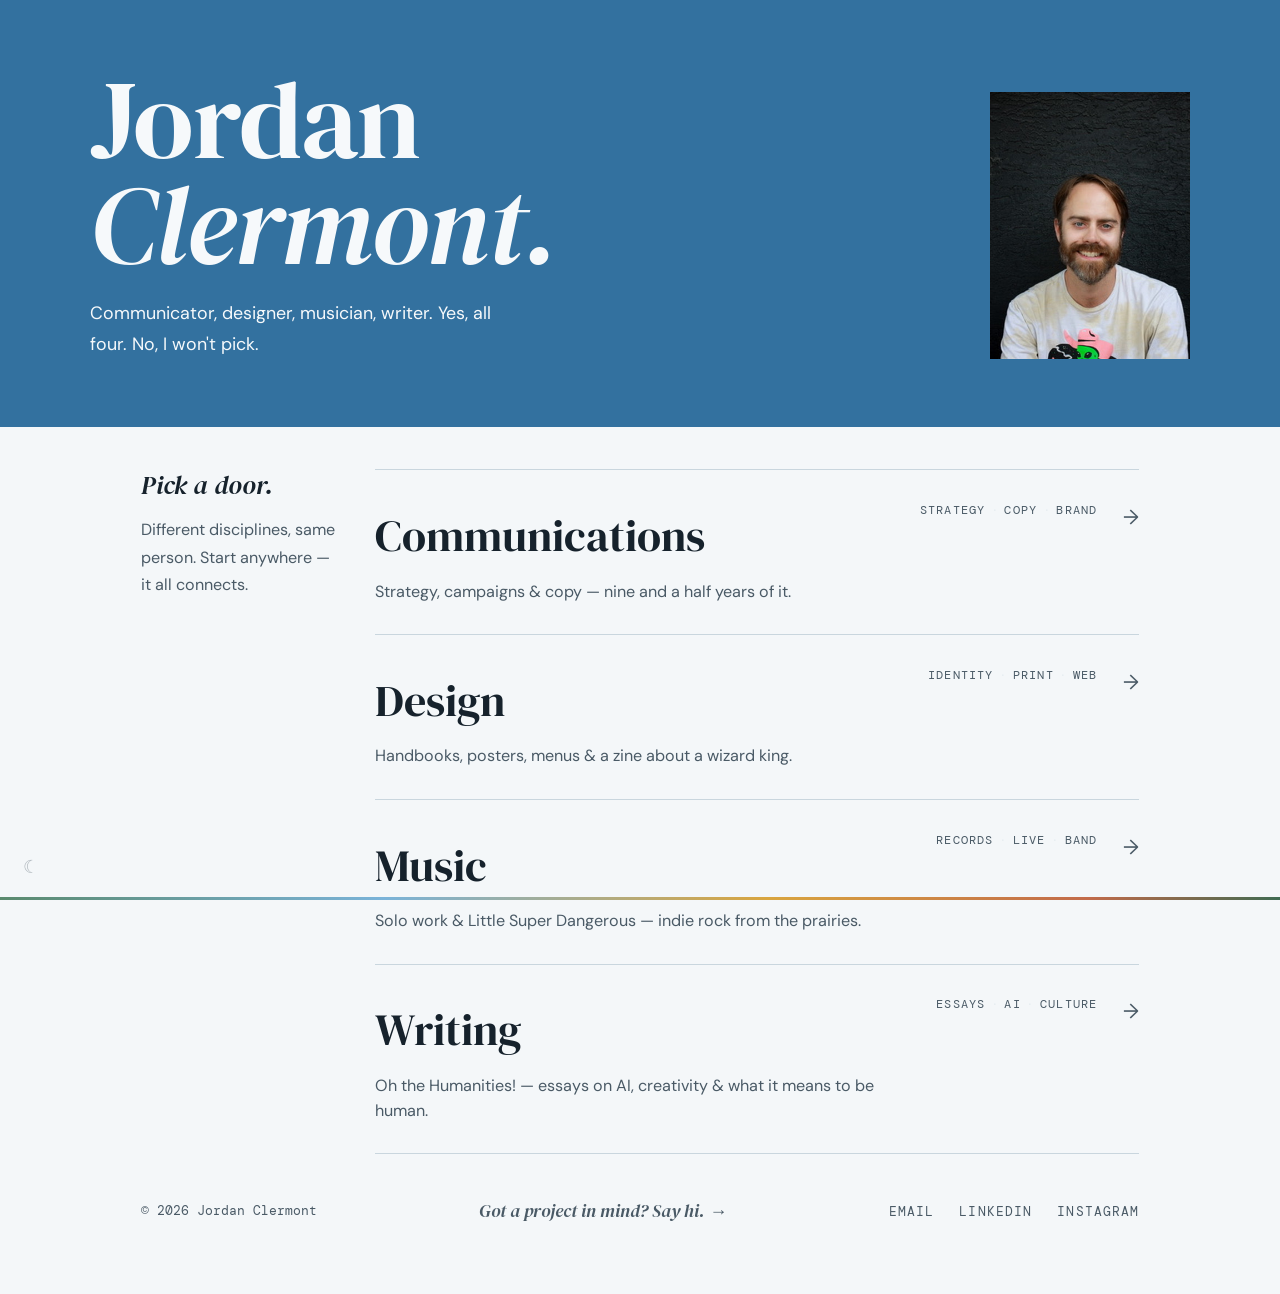
<file: index.html>
<!DOCTYPE html>
<html lang="en">
<head>
  <meta charset="UTF-8" />
  <meta name="viewport" content="width=device-width, initial-scale=1.0" />
  <title>Jordan Clermont</title>
  <meta name="description" content="Jordan Clermont — communicator, designer, musician &amp; writer in Calgary, AB." />
  <link rel="preconnect" href="https://fonts.googleapis.com" />
  <link rel="preconnect" href="https://fonts.gstatic.com" crossorigin />
  <link href="https://fonts.googleapis.com/css2?family=DM+Serif+Display:ital@0;1&family=DM+Sans&family=DM+Mono&display=swap" rel="stylesheet" />
  <link rel="stylesheet" href="assets/site.css" />
  <link rel="icon" href="/favicon.svg" type="image/svg+xml" />

  <!-- Open Graph / social -->
  <meta property="og:type" content="website" />
  <meta property="og:title" content="Jordan Clermont" />
  <meta property="og:description" content="Communicator, designer, musician &amp; writer in Calgary, AB." />
  <meta property="og:url" content="https://jordanclermont-com.pages.dev/" />
  <meta property="og:image" content="https://jordanclermont-com.pages.dev/jo.jpg" />
  <meta name="twitter:card" content="summary_large_image" />
  <script>
    // apply saved day/night choice before first paint
    try { const m = localStorage.getItem('jc-mode'); if (m) document.documentElement.setAttribute('data-mode', m); } catch (e) {}
  </script>
</head>

<body class="page-landing">
  <!--
    ┌─────────────────────────────────────────┐
    │  you're reading the source code.        │
    │  that's exactly the kind of thing       │
    │  i would do.                            │
    │                                         │
    │  → hello@jordanclermont.com             │
    └─────────────────────────────────────────┘
  -->

  <a href="#main" class="skip-link">Skip to content</a>
  <div class="horizon-bar" aria-hidden="true"></div>

  <div id="egg" role="dialog" aria-label="Easter egg">
    <div class="egg-emoji" aria-hidden="true">🌾</div>
    <div class="egg-text">big sky country.<br>small konami code.</div>
    <div class="egg-sub" aria-hidden="true">↑↑↓↓←→←→BA</div>
    <div class="egg-close" role="button" tabindex="0">← back to the prairie</div>
  </div>

  <main id="main">
    <header class="hero">
      <div class="hero-inner">
        <div>
          <h1>
            <span id="nameClick">Jordan</span><br>
            <span class="last">Clermont.</span>
          </h1>
          <p class="tagline">Communicator, designer, musician, writer. Yes, all four. No, I won't pick.</p>
        </div>
        <div class="hero-portrait">
          <img src="jo.jpg" alt="Jordan Clermont" id="jo-photo" />
        </div>
      </div>
    </header>

    <section class="doors-section" aria-label="What I do">
      <div class="doors-layout">
        <div class="doors-sidebar">
          <div class="doors-sidebar-title">Pick a door.</div>
          <p>Different disciplines, same person. Start anywhere &mdash; it all connects.</p>
        </div>
        <nav class="doors-list" aria-label="Work categories">
          <a href="/communications" class="door">
            <div class="door-info">
              <span class="door-label">Communications</span>
              <span class="door-desc">Strategy, campaigns &amp; copy &mdash; nine and a half years of it.</span>
            </div>
            <span class="door-tags" aria-hidden="true">
              <span class="door-tag">Strategy</span><span class="door-sep">·</span>
              <span class="door-tag">Copy</span><span class="door-sep">·</span>
              <span class="door-tag">Brand</span>
            </span>
            <span class="door-arrow" aria-hidden="true">→</span>
          </a>
          <a href="/design" class="door">
            <div class="door-info">
              <span class="door-label">Design</span>
              <span class="door-desc">Handbooks, posters, menus &amp; a zine about a wizard king.</span>
            </div>
            <span class="door-tags" aria-hidden="true">
              <span class="door-tag">Identity</span><span class="door-sep">·</span>
              <span class="door-tag">Print</span><span class="door-sep">·</span>
              <span class="door-tag">Web</span>
            </span>
            <span class="door-arrow" aria-hidden="true">→</span>
          </a>
          <a href="/music" class="door">
            <div class="door-info">
              <span class="door-label">Music</span>
              <span class="door-desc">Solo work &amp; Little Super Dangerous — indie rock from the prairies.</span>
            </div>
            <span class="door-tags" aria-hidden="true">
              <span class="door-tag">Records</span><span class="door-sep">·</span>
              <span class="door-tag">Live</span><span class="door-sep">·</span>
              <span class="door-tag">Band</span>
            </span>
            <span class="door-arrow" aria-hidden="true">→</span>
          </a>
          <a href="/writing" class="door">
            <div class="door-info">
              <span class="door-label">Writing</span>
              <span class="door-desc">Oh the Humanities! — essays on AI, creativity &amp; what it means to be human.</span>
            </div>
            <span class="door-tags" aria-hidden="true">
              <span class="door-tag">Essays</span><span class="door-sep">·</span>
              <span class="door-tag">AI</span><span class="door-sep">·</span>
              <span class="door-tag">Culture</span>
            </span>
            <span class="door-arrow" aria-hidden="true">→</span>
          </a>
        </nav>
      </div>
    </section>
  </main>

  <footer>
    <div class="footer-copy">&copy; 2026 Jordan Clermont</div>
    <a class="footer-cta" href="mailto:hello@jordanclermont.com">Got a project in mind? Say hi. &rarr;</a>
    <div class="footer-links">
      <a href="mailto:hello@jordanclermont.com">Email</a>
      <a href="https://linkedin.com/in/jordanclermont" target="_blank" rel="noopener">LinkedIn</a>
      <a href="https://instagram.com/jordanclermont" target="_blank" rel="noopener">Instagram</a>
    </div>
  </footer>

  <div class="secret-corner" aria-hidden="true">· · ·</div>

  <script>
    // cycle nicknames on name click
    const nameEl = document.getElementById('nameClick');
    const nicknames = ['Jordan', 'Jo', 'JoCler', 'Vagrant Jo', 'J-Money', 'The Clerminator', '🌾'];
    let ni = 0;
    nameEl.addEventListener('click', () => {
      ni = (ni + 1) % nicknames.length;
      nameEl.textContent = nicknames[ni];
    });

    // portrait — tooltip patter after 3+ clicks
    const photo = document.getElementById('jo-photo');
    const photoMsgs = ['still me.', 'you can stop.', 'okay i respect it.', '🌾', 'seriously though.', 'goodnight.'];
    let pi = 0;
    photo.addEventListener('click', () => {
      pi++;
      if (pi >= 3) photo.title = photoMsgs[Math.min(pi - 3, photoMsgs.length - 1)];
    });

    // konami code → egg
    const konami = [38, 38, 40, 40, 37, 39, 37, 39, 66, 65];
    const egg = document.getElementById('egg');
    let ki = 0;
    document.addEventListener('keydown', e => {
      ki = (e.keyCode === konami[ki]) ? ki + 1 : 0;
      if (ki === konami.length) { egg.classList.add('show'); ki = 0; }
    });
    const eggClose = document.querySelector('.egg-close');
    const hideEgg = () => egg.classList.remove('show');
    eggClose.addEventListener('click', hideEgg);
    eggClose.addEventListener('keydown', e => {
      if (e.key === 'Enter' || e.key === ' ') { e.preventDefault(); hideEgg(); }
    });

    // tab-title patter while away
    const titles = ['Jordan Clermont', 'oh hey', 'still here?', 'Jordan Clermont'];
    let ti = 0;
    setInterval(() => {
      if (document.hidden) {
        ti = (ti + 1) % titles.length;
        document.title = titles[ti];
      } else {
        document.title = titles[0];
        ti = 0;
      }
    }, 3500);
  </script>
  <script src="assets/site.js" defer></script>
</body>
</html>
</file>
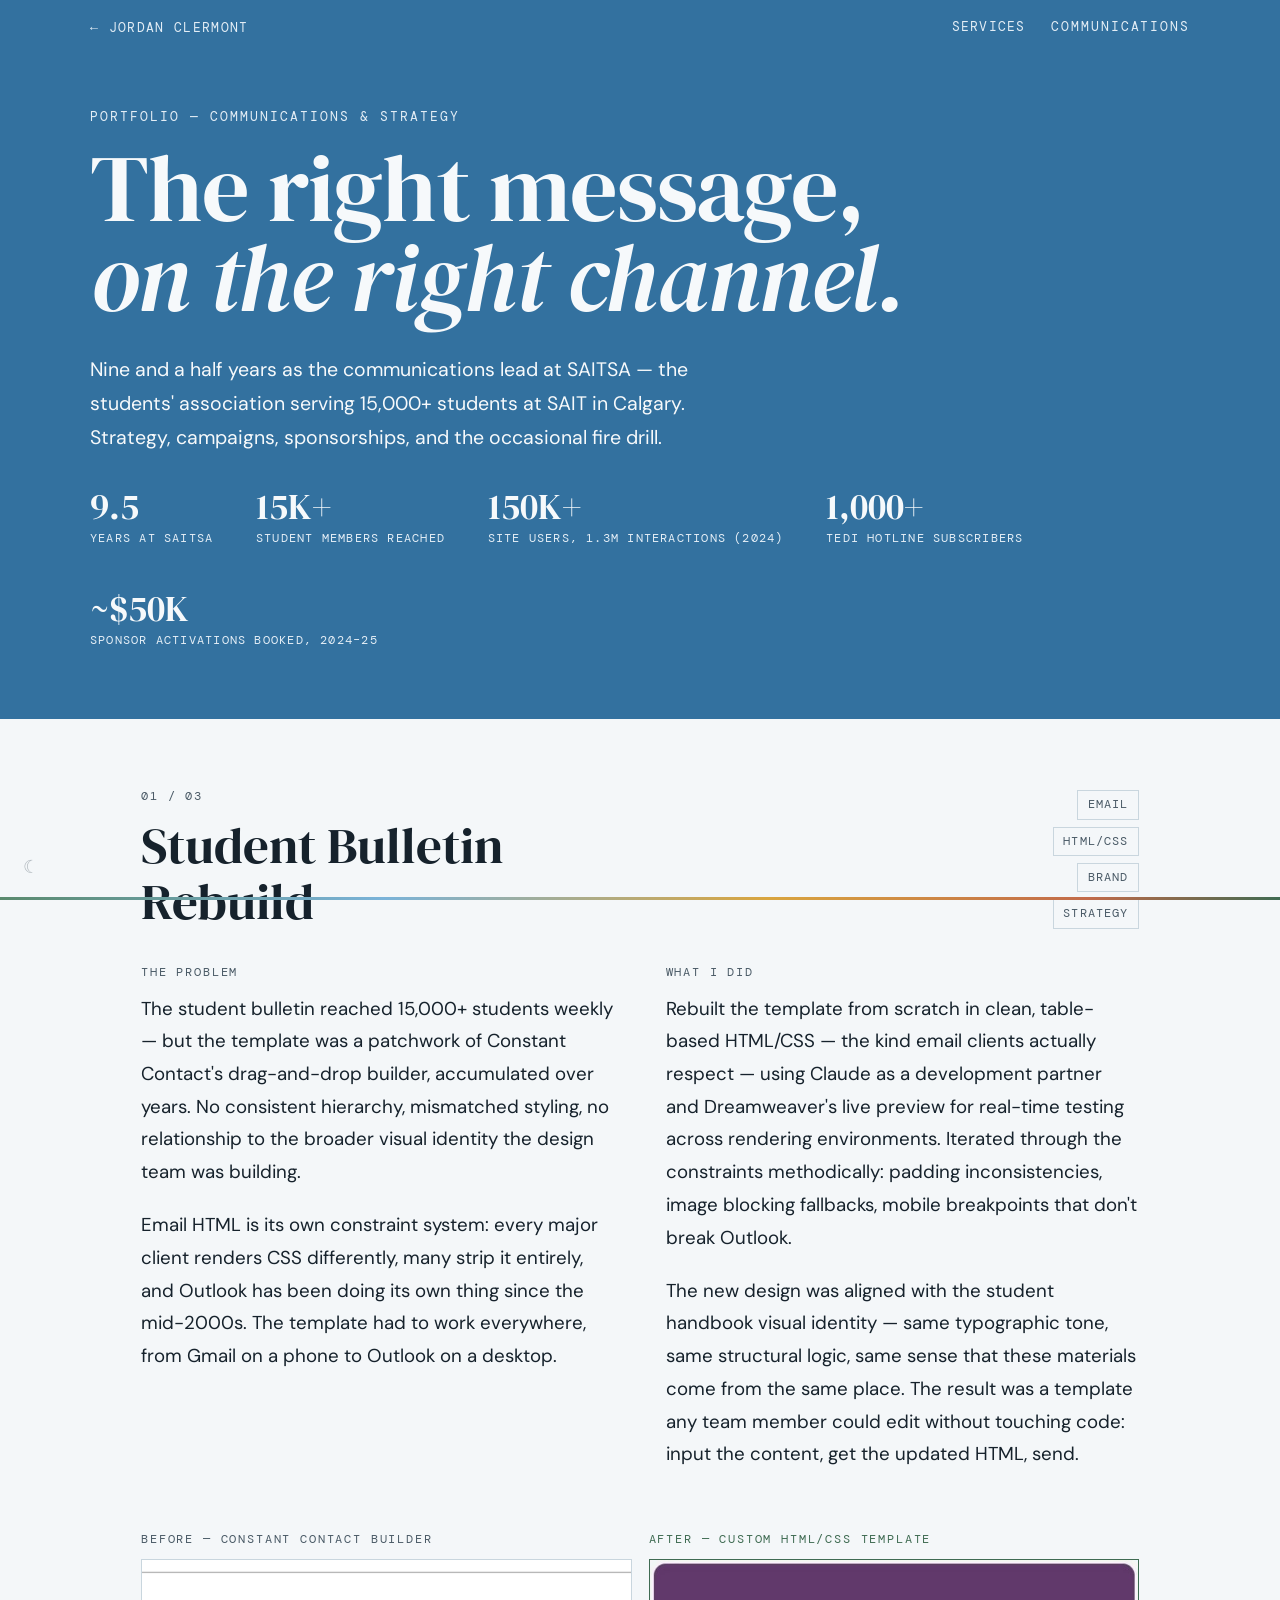
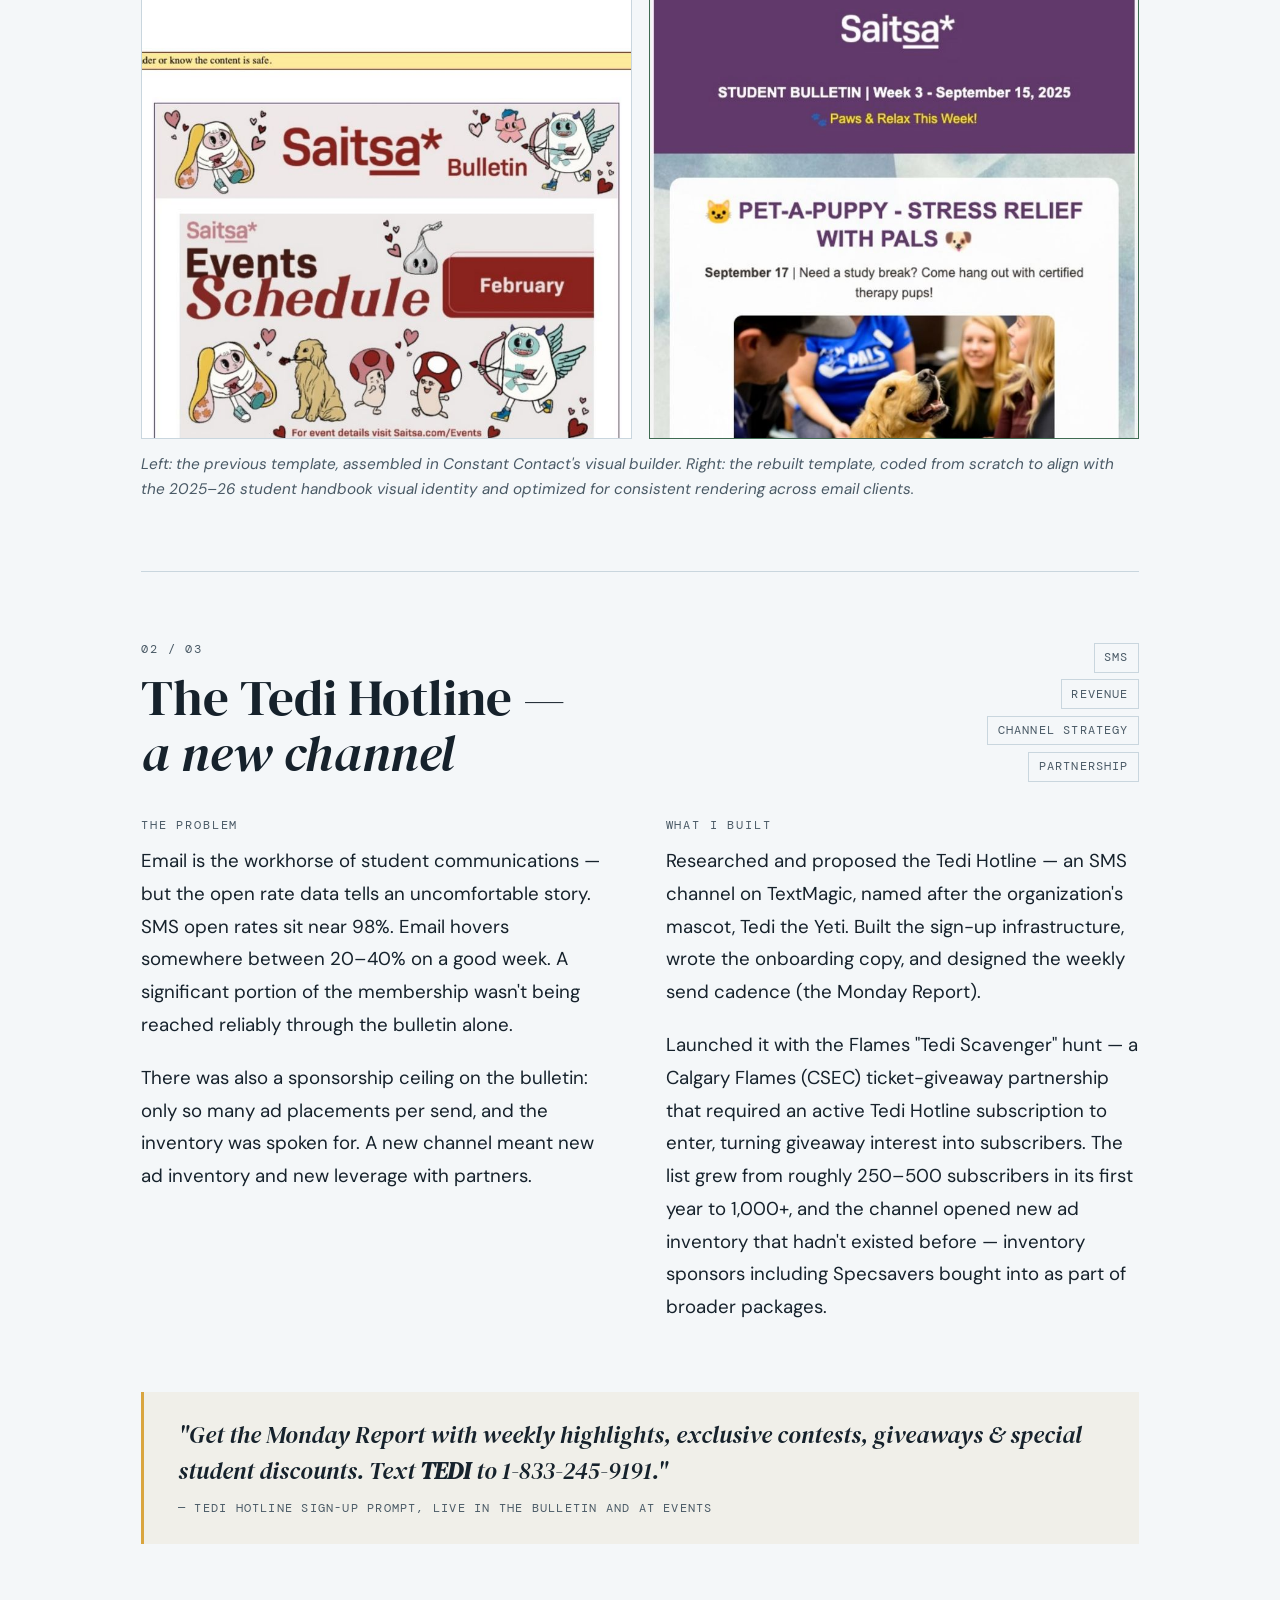
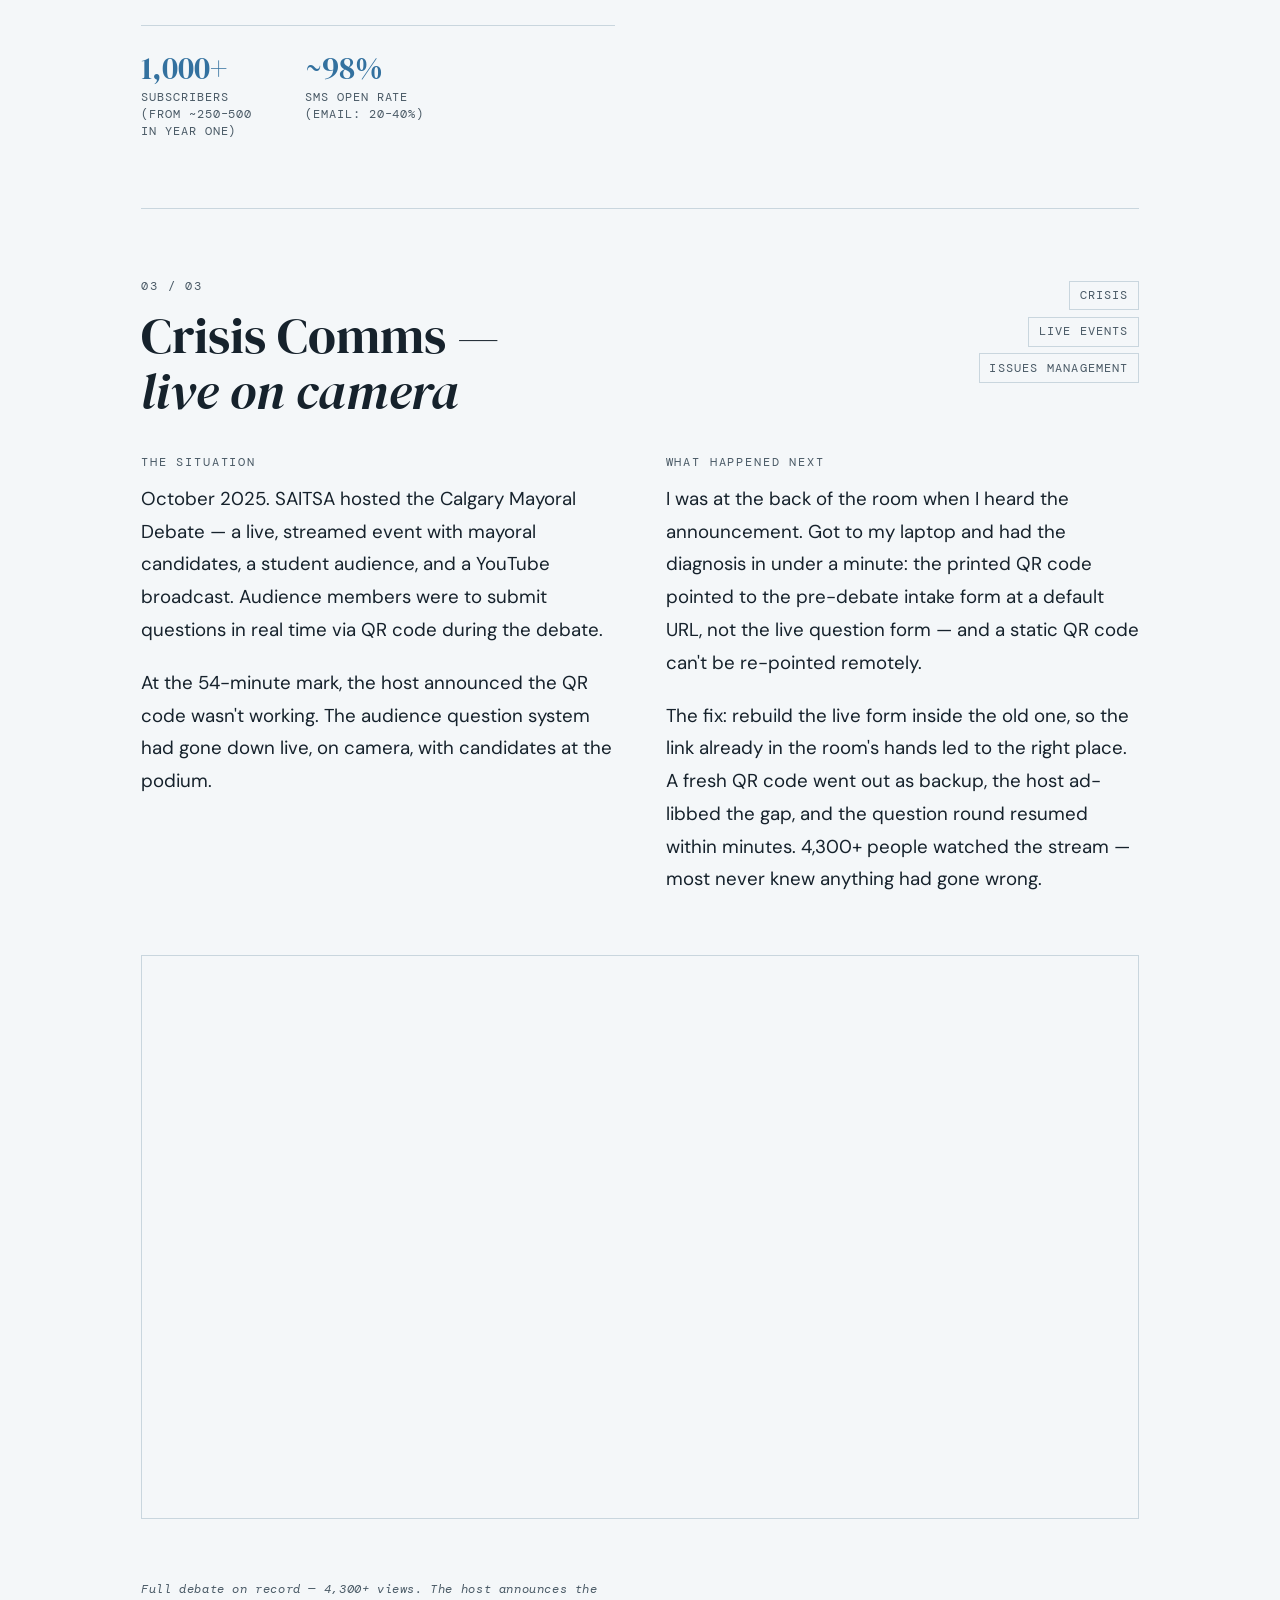
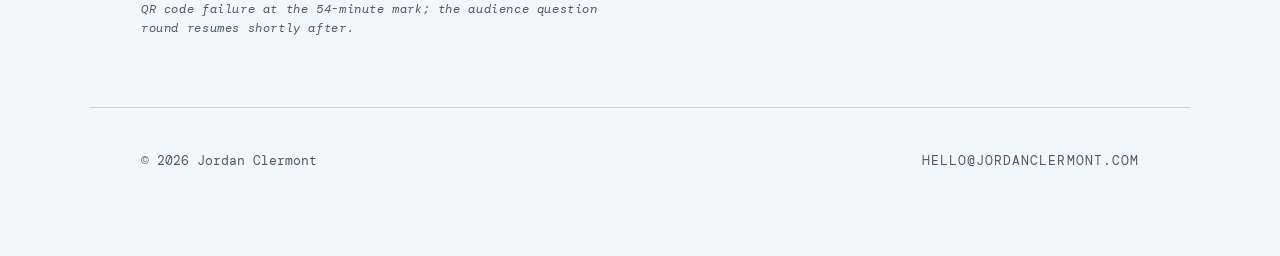
<file: communications/index.html>
<!DOCTYPE html>
<html lang="en">
<head>
  <meta charset="UTF-8" />
  <meta name="viewport" content="width=device-width, initial-scale=1.0" />
  <title>Communications — Jordan Clermont</title>
  <meta name="description" content="Communications and strategy work by Jordan Clermont — case studies from SAITSA." />
  <link rel="preconnect" href="https://fonts.googleapis.com" />
  <link rel="preconnect" href="https://fonts.gstatic.com" crossorigin />
  <link href="https://fonts.googleapis.com/css2?family=DM+Serif+Display:ital@0;1&family=DM+Sans&family=DM+Mono&display=swap" rel="stylesheet" />
  <link rel="stylesheet" href="../assets/site.css" />
  <link rel="icon" href="/favicon.svg" type="image/svg+xml" />

  <!-- Open Graph / social -->
  <meta property="og:type" content="article" />
  <meta property="og:title" content="Communications — Jordan Clermont" />
  <meta property="og:description" content="Communications and strategy work by Jordan Clermont — case studies from SAITSA." />
  <meta property="og:url" content="https://jordanclermont-com.pages.dev/communications/" />
  <meta property="og:image" content="https://jordanclermont-com.pages.dev/jo.jpg" />
  <meta name="twitter:card" content="summary_large_image" />
  <script>
    // apply saved day/night choice before first paint
    try { const m = localStorage.getItem('jc-mode'); if (m) document.documentElement.setAttribute('data-mode', m); } catch (e) {}
  </script>
</head>

<body class="page-sub page-comms">
  <a href="#main" class="skip-link">Skip to content</a>
  <div class="horizon-bar" aria-hidden="true"></div>

  <nav class="site-nav" aria-label="Site navigation">
    <div class="site-nav-inner">
      <a href="/" class="nav-back">← Jordan Clermont</a>
      <div class="nav-links">
        <a href="/services" class="nav-link">Services</a>
        <span class="nav-label">Communications</span>
      </div>
    </div>
  </nav>

  <header class="hero">
    <div class="hero-inner">
      <div class="hero-kicker">Portfolio — Communications &amp; Strategy</div>
      <h1>The right message,<br><em>on the right channel.</em></h1>
      <p class="hero-desc">Nine and a half years as the communications lead at SAITSA — the students' association serving 15,000+ students at SAIT in Calgary. Strategy, campaigns, sponsorships, and the occasional fire drill.</p>
      <div class="hero-meta" aria-label="Key figures">
        <div class="hero-stat">
          <span class="hero-stat-num">9.5</span>
          <span class="hero-stat-label">Years at SAITSA</span>
        </div>
        <div class="hero-stat">
          <span class="hero-stat-num">15K+</span>
          <span class="hero-stat-label">Student members reached</span>
        </div>
        <div class="hero-stat">
          <span class="hero-stat-num">150K+</span>
          <span class="hero-stat-label">Site users, 1.3M interactions (2024)</span>
        </div>
        <div class="hero-stat">
          <span class="hero-stat-num">1,000+</span>
          <span class="hero-stat-label">Tedi Hotline subscribers</span>
        </div>
        <div class="hero-stat">
          <!-- TODO: Jo to confirm the ~$50K sponsor-activations figure and framing before this ships -->
          <span class="hero-stat-num">~$50K</span>
          <span class="hero-stat-label">Sponsor activations booked, 2024–25</span>
        </div>
      </div>
    </div>
  </header>

  <main id="main">

    <!-- ── CASE 1: BULLETIN REBUILD ── -->
    <article class="case-study" aria-labelledby="case1-title">
      <div class="case-header">
        <div>
          <div class="case-num">01 / 03</div>
          <h2 id="case1-title">Student Bulletin<br>Rebuild</h2>
        </div>
        <div class="case-tags" aria-label="Topics">
          <span class="tag">Email</span>
          <span class="tag">HTML/CSS</span>
          <span class="tag">Brand</span>
          <span class="tag">Strategy</span>
        </div>
      </div>

      <div class="case-body">
        <div>
          <div class="case-section-label">The problem</div>
          <p class="case-text">The student bulletin reached 15,000+ students weekly — but the template was a patchwork of Constant Contact's drag-and-drop builder, accumulated over years. No consistent hierarchy, mismatched styling, no relationship to the broader visual identity the design team was building.</p>
          <p class="case-text">Email HTML is its own constraint system: every major client renders CSS differently, many strip it entirely, and Outlook has been doing its own thing since the mid-2000s. The template had to work everywhere, from Gmail on a phone to Outlook on a desktop.</p>
        </div>
        <div>
          <div class="case-section-label">What I did</div>
          <p class="case-text">Rebuilt the template from scratch in clean, table-based HTML/CSS — the kind email clients actually respect — using Claude as a development partner and Dreamweaver's live preview for real-time testing across rendering environments. Iterated through the constraints methodically: padding inconsistencies, image blocking fallbacks, mobile breakpoints that don't break Outlook.</p>
          <p class="case-text">The new design was aligned with the student handbook visual identity — same typographic tone, same structural logic, same sense that these materials come from the same place. The result was a template any team member could edit without touching code: input the content, get the updated HTML, send.</p>
        </div>

        <div class="before-after">
          <div class="ba-label-row">
            <span class="ba-label">Before — Constant Contact builder</span>
            <span class="ba-label after">After — Custom HTML/CSS template</span>
          </div>
          <div class="ba-frames">
            <div class="ba-frame" role="img" aria-label="Before: old bulletin template using Constant Contact builder">
              <img src="../assets/bulletin-before.jpg" alt="Old SAITSA student bulletin — purple branded, visually inconsistent layout built in Constant Contact's drag-and-drop editor" loading="lazy" />
            </div>
            <div class="ba-frame after" role="img" aria-label="After: rebuilt custom HTML template">
              <img src="../assets/bulletin-after.jpg" alt="New SAITSA student bulletin — cleaner layout, consistent hierarchy, aligned with handbook visual identity" loading="lazy" />
            </div>
          </div>
          <p class="ba-caption">Left: the previous template, assembled in Constant Contact's visual builder. Right: the rebuilt template, coded from scratch to align with the 2025–26 student handbook visual identity and optimized for consistent rendering across email clients.</p>
        </div>
      </div>
    </article>

    <!-- ── CASE 2: TEDI HOTLINE ── -->
    <article class="case-study" aria-labelledby="case2-title">
      <div class="case-header">
        <div>
          <div class="case-num">02 / 03</div>
          <h2 id="case2-title">The Tedi Hotline —<br><em>a new channel</em></h2>
        </div>
        <div class="case-tags" aria-label="Topics">
          <span class="tag">SMS</span>
          <span class="tag">Revenue</span>
          <span class="tag">Channel Strategy</span>
          <span class="tag">Partnership</span>
        </div>
      </div>

      <div class="case-body">
        <div>
          <div class="case-section-label">The problem</div>
          <!-- TODO: Jo to confirm the ~98% SMS open rate figure before this ships -->
          <p class="case-text">Email is the workhorse of student communications — but the open rate data tells an uncomfortable story. SMS open rates sit near 98%. Email hovers somewhere between 20–40% on a good week. A significant portion of the membership wasn't being reached reliably through the bulletin alone.</p>
          <p class="case-text">There was also a sponsorship ceiling on the bulletin: only so many ad placements per send, and the inventory was spoken for. A new channel meant new ad inventory and new leverage with partners.</p>
        </div>
        <div>
          <div class="case-section-label">What I built</div>
          <p class="case-text">Researched and proposed the Tedi Hotline — an SMS channel on TextMagic, named after the organization's mascot, Tedi the Yeti. Built the sign-up infrastructure, wrote the onboarding copy, and designed the weekly send cadence (the Monday Report).</p>
          <p class="case-text">Launched it with the Flames "Tedi Scavenger" hunt — a Calgary Flames (CSEC) ticket-giveaway partnership that required an active Tedi Hotline subscription to enter, turning giveaway interest into subscribers. The list grew from roughly 250–500 subscribers in its first year to 1,000+, and the channel opened new ad inventory that hadn't existed before — inventory sponsors including Specsavers bought into as part of broader packages.</p>
        </div>

        <div class="pull-quote">
          <p>"Get the Monday Report with weekly highlights, exclusive contests, giveaways &amp; special student discounts. Text <strong>TEDI</strong> to 1-833-245-9191."</p>
          <cite>— Tedi Hotline sign-up prompt, live in the bulletin and at events</cite>
        </div>

        <div class="case-stats" role="list" aria-label="Key metrics">
          <div class="case-stat" role="listitem">
            <span class="case-stat-num">1,000+</span>
            <span class="case-stat-label">Subscribers (from ~250–500 in year one)</span>
          </div>
          <div class="case-stat" role="listitem">
            <!-- TODO: Jo to confirm the ~98% SMS open rate figure before this ships -->
            <span class="case-stat-num">~98%</span>
            <span class="case-stat-label">SMS open rate (email: 20–40%)</span>
          </div>
        </div>
      </div>
    </article>

    <!-- ── CASE 3: MAYORAL DEBATE ── -->
    <article class="case-study" aria-labelledby="case3-title">
      <div class="case-header">
        <div>
          <div class="case-num">03 / 03</div>
          <h2 id="case3-title">Crisis Comms —<br><em>live on camera</em></h2>
        </div>
        <div class="case-tags" aria-label="Topics">
          <span class="tag">Crisis</span>
          <span class="tag">Live Events</span>
          <span class="tag">Issues Management</span>
        </div>
      </div>

      <div class="case-body">
        <div>
          <div class="case-section-label">The situation</div>
          <p class="case-text">October 2025. SAITSA hosted the Calgary Mayoral Debate — a live, streamed event with mayoral candidates, a student audience, and a YouTube broadcast. Audience members were to submit questions in real time via QR code during the debate.</p>
          <p class="case-text">At the 54-minute mark, the host announced the QR code wasn't working. The audience question system had gone down live, on camera, with candidates at the podium.</p>
        </div>
        <div>
          <div class="case-section-label">What happened next</div>
          <p class="case-text">I was at the back of the room when I heard the announcement. Got to my laptop and had the diagnosis in under a minute: the printed QR code pointed to the pre-debate intake form at a default URL, not the live question form — and a static QR code can't be re-pointed remotely.</p>
          <p class="case-text">The fix: rebuild the live form inside the old one, so the link already in the room's hands led to the right place. A fresh QR code went out as backup, the host ad-libbed the gap, and the question round resumed within minutes. 4,300+ people watched the stream — most never knew anything had gone wrong.</p>
        </div>

        <div class="video-wrap">
          <iframe
            src="https://www.youtube.com/embed/pVTivDERjRQ"
            title="Saitsa's Board of Directors Presents: The Calgary Mayoral Debate (2025)"
            allow="accelerometer; autoplay; clipboard-write; encrypted-media; gyroscope; picture-in-picture"
            allowfullscreen
            loading="lazy">
          </iframe>
        </div>
        <p class="video-note">Full debate on record — 4,300+ views. The host announces the QR code failure at the 54-minute mark; the audience question round resumes shortly after.</p>
      </div>
    </article>

  </main>

  <footer>
    <div class="footer-copy">&copy; 2026 Jordan Clermont</div>
    <a href="mailto:hello@jordanclermont.com" class="footer-contact">hello@jordanclermont.com</a>
  </footer>

  <script src="../assets/site.js" defer></script>
</body>
</html>
</file>
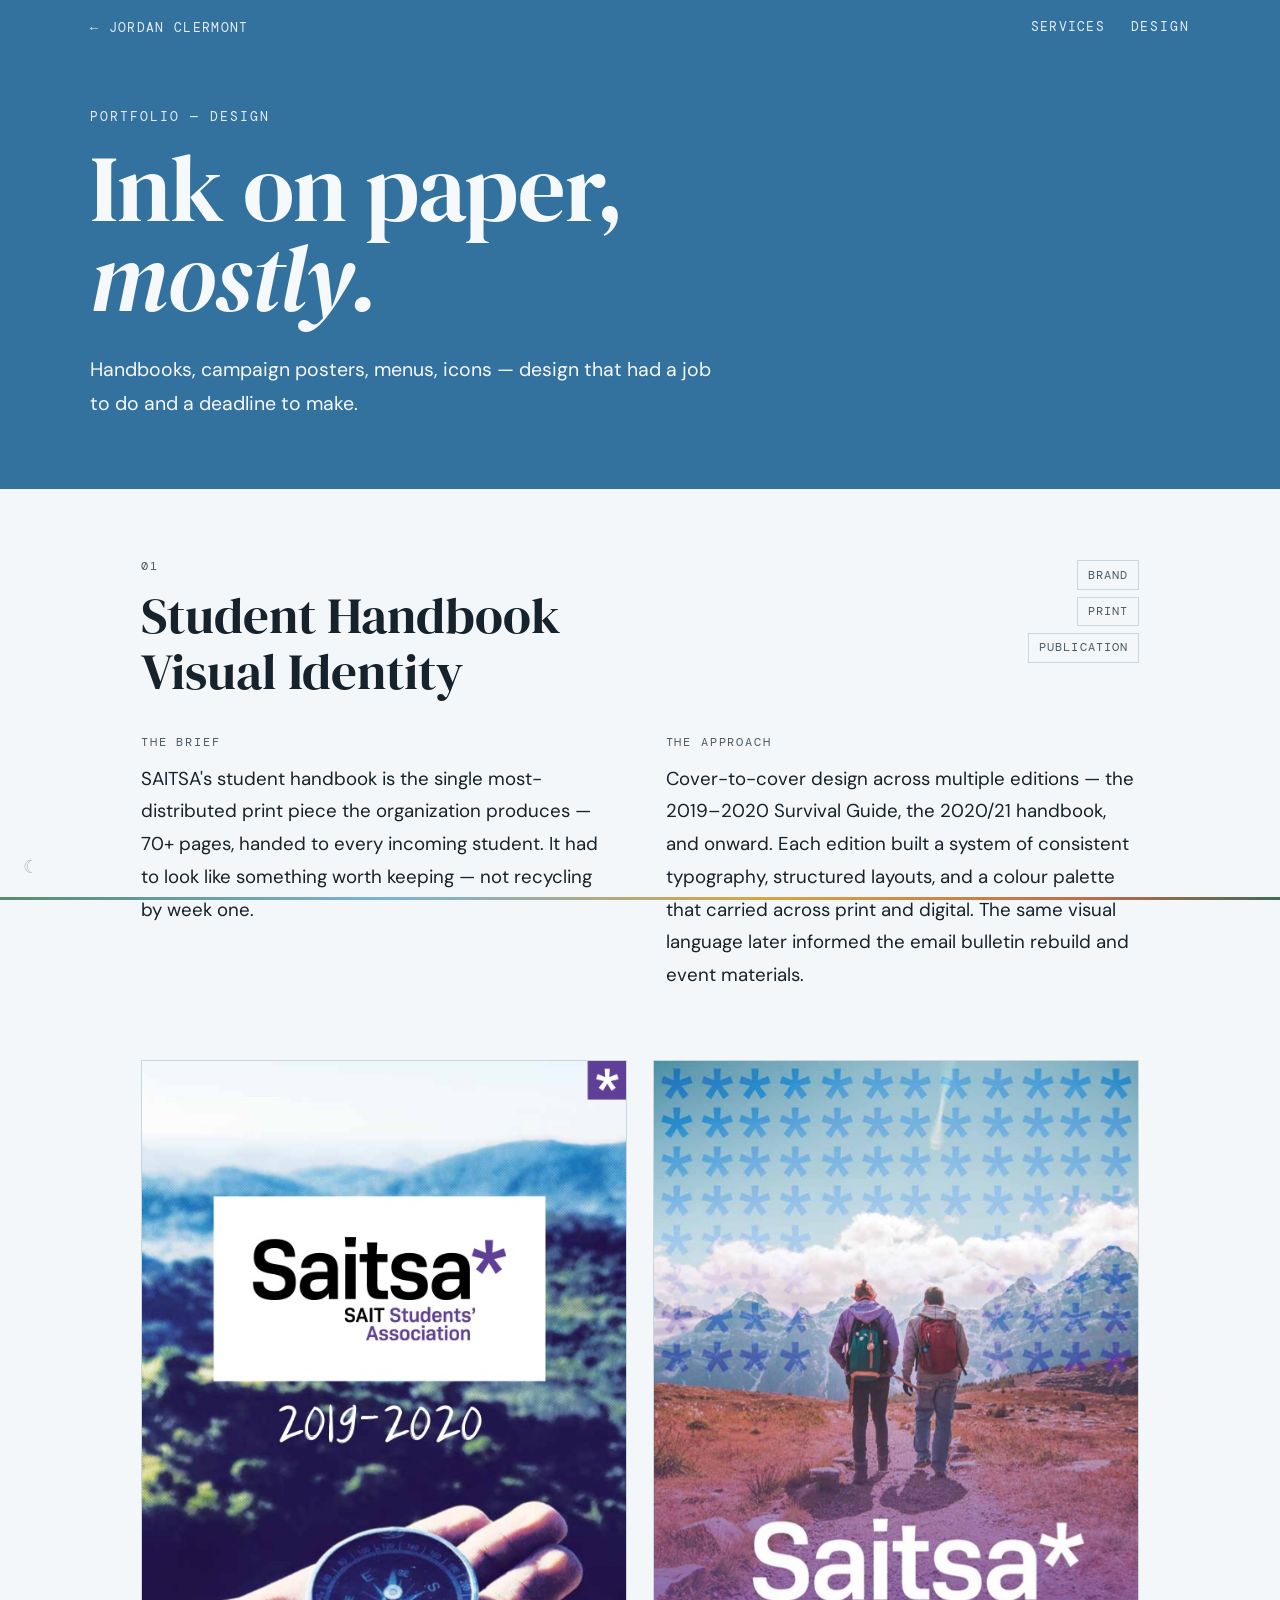
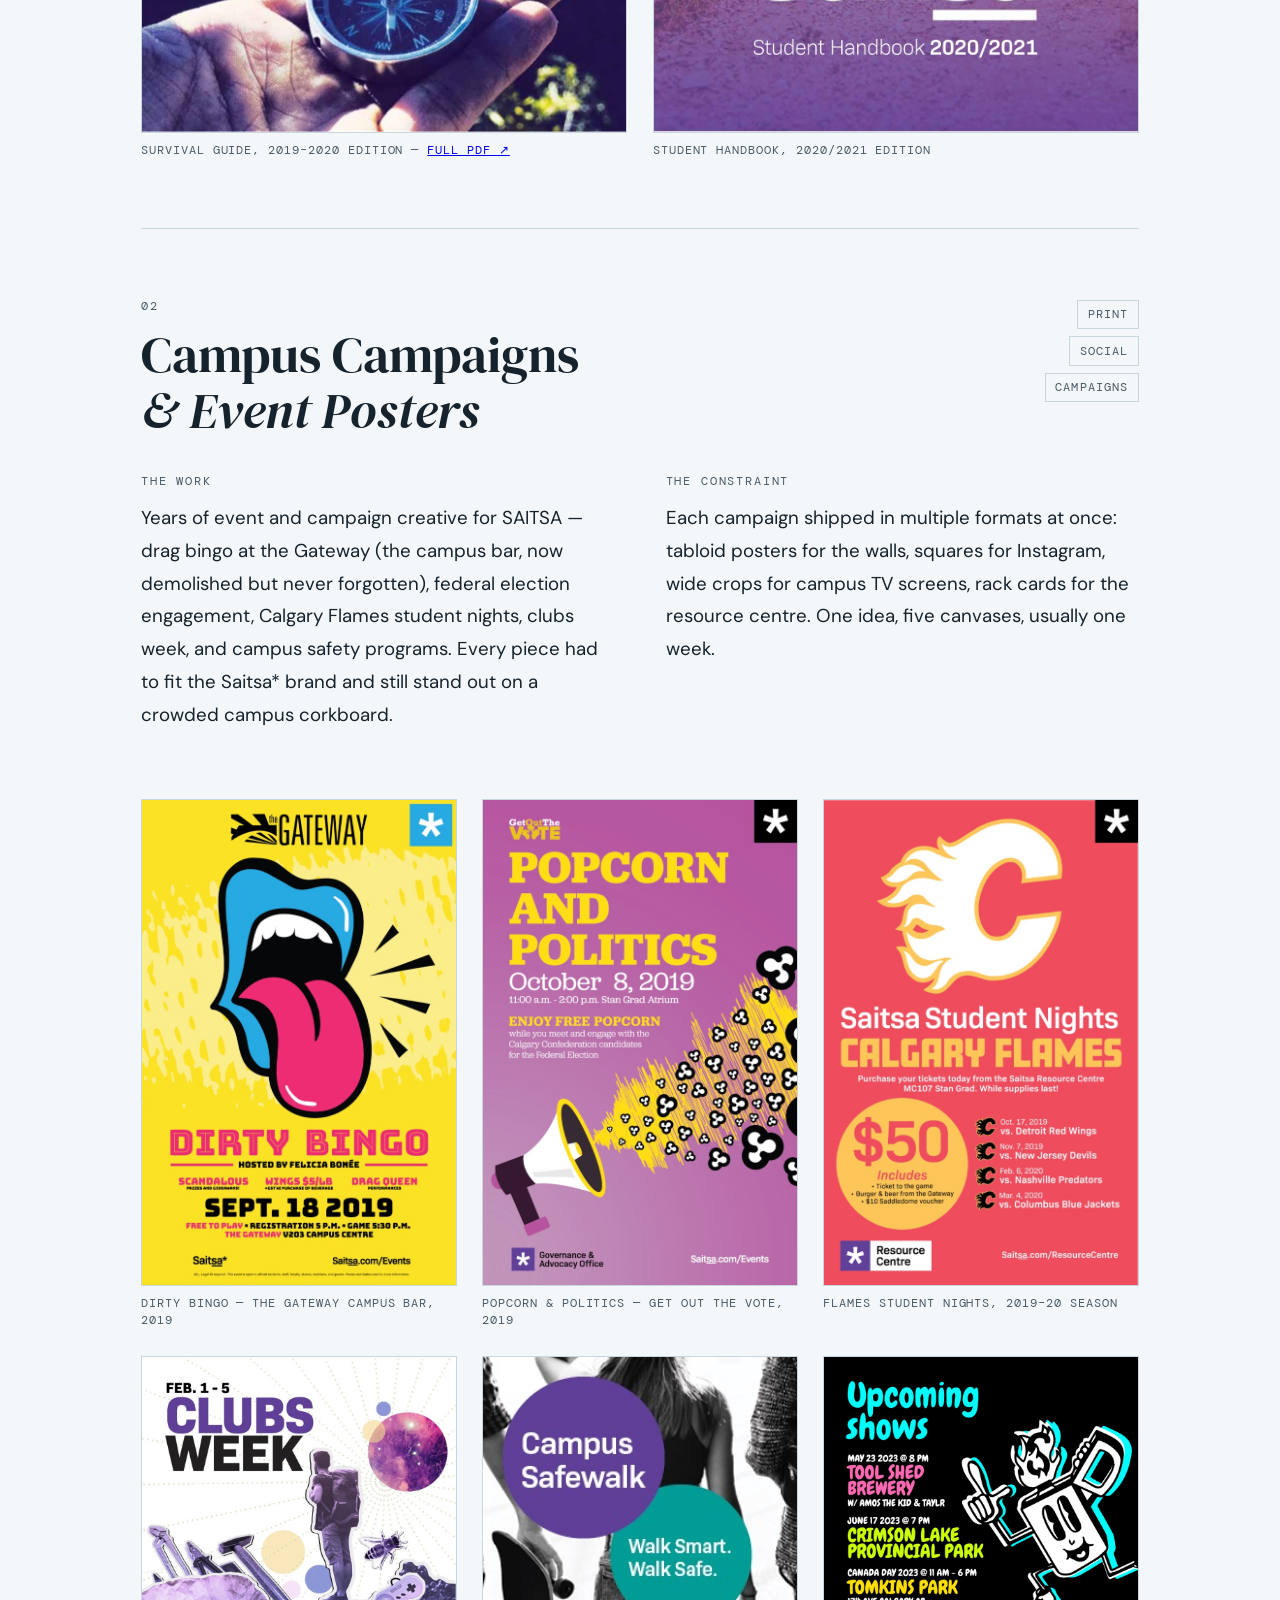
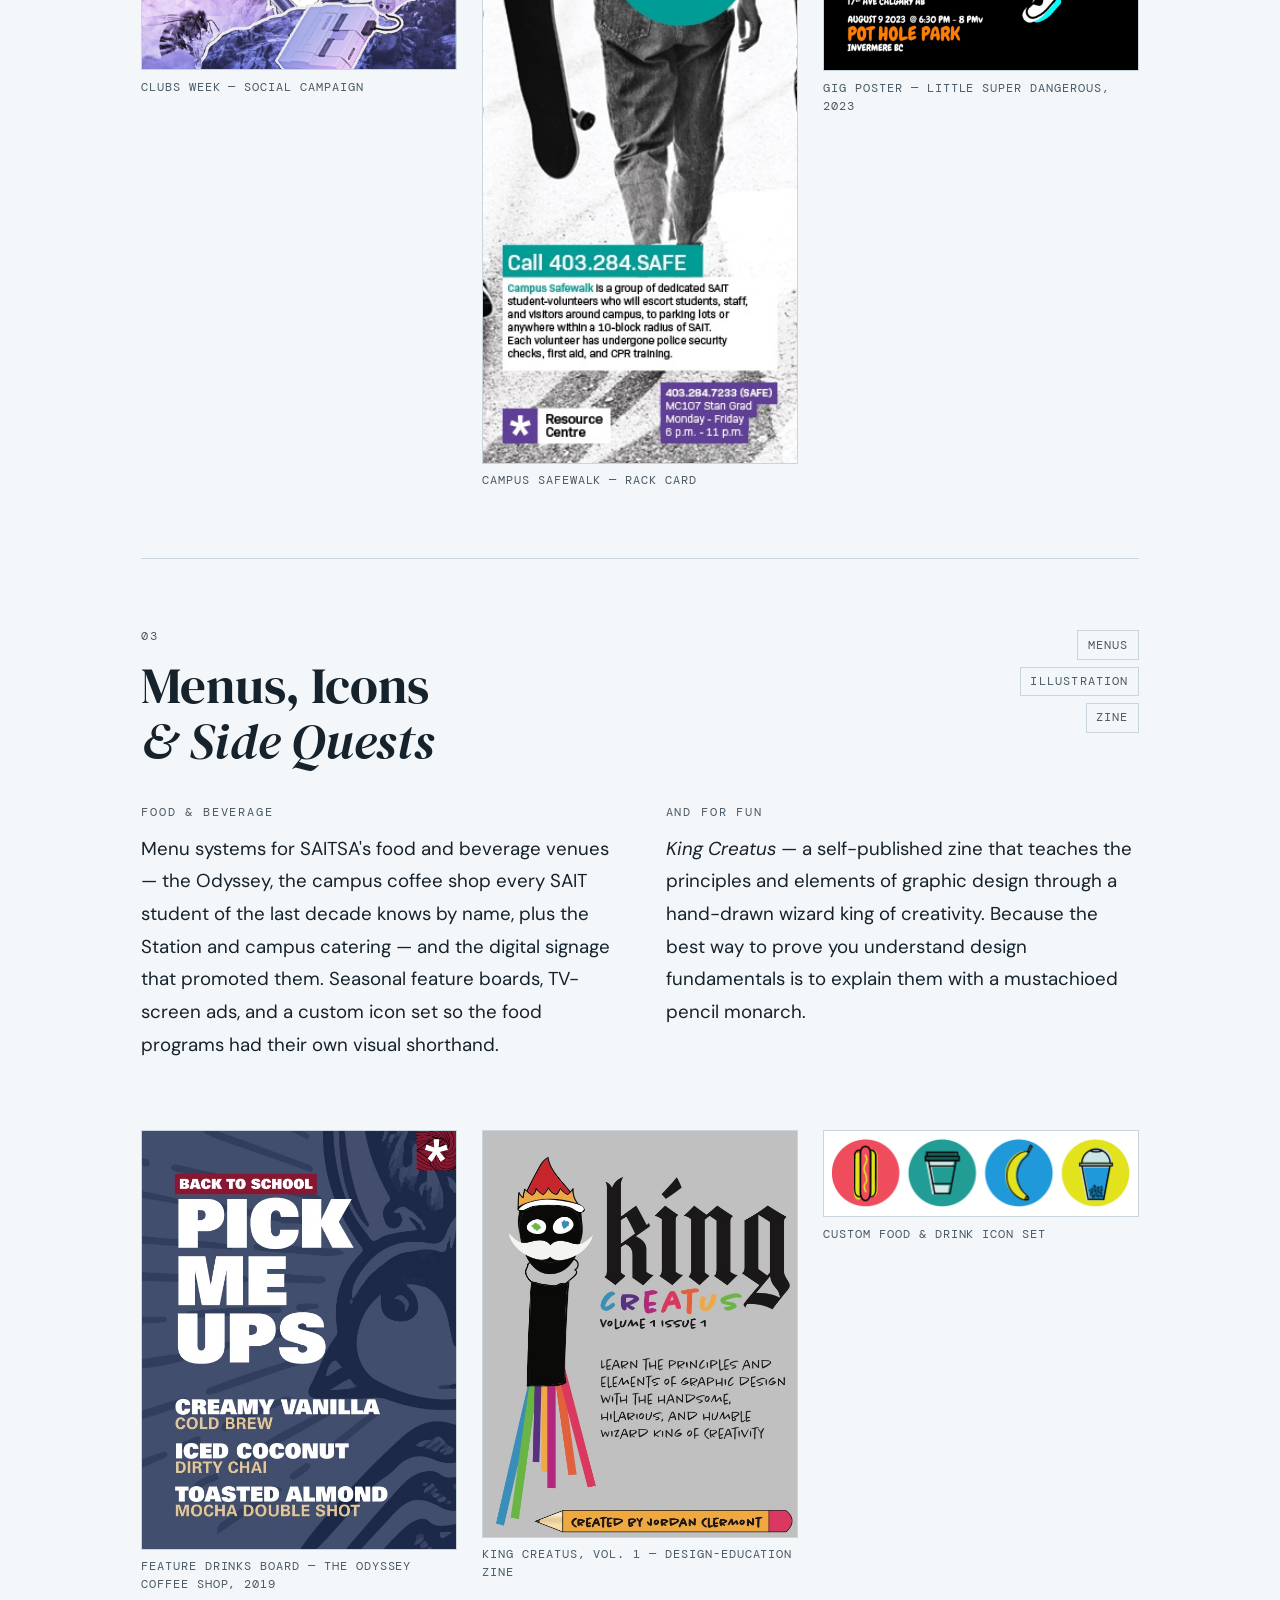
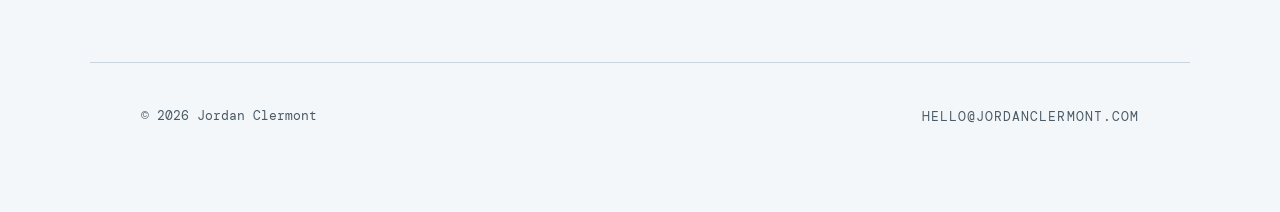
<file: design/index.html>
<!DOCTYPE html>
<html lang="en">
<head>
  <meta charset="UTF-8" />
  <meta name="viewport" content="width=device-width, initial-scale=1.0" />
  <title>Design — Jordan Clermont</title>
  <meta name="description" content="Visual identity, print, and digital design work by Jordan Clermont." />
  <link rel="preconnect" href="https://fonts.googleapis.com" />
  <link rel="preconnect" href="https://fonts.gstatic.com" crossorigin />
  <link href="https://fonts.googleapis.com/css2?family=DM+Serif+Display:ital@0;1&family=DM+Sans&family=DM+Mono&display=swap" rel="stylesheet" />
  <link rel="stylesheet" href="../assets/site.css" />
  <link rel="icon" href="/favicon.svg" type="image/svg+xml" />

  <!-- Open Graph / social -->
  <meta property="og:type" content="article" />
  <meta property="og:title" content="Design — Jordan Clermont" />
  <meta property="og:description" content="Visual identity, print, and digital design work by Jordan Clermont." />
  <meta property="og:url" content="https://jordanclermont-com.pages.dev/design/" />
  <meta property="og:image" content="https://jordanclermont-com.pages.dev/jo.jpg" />
  <meta name="twitter:card" content="summary_large_image" />
  <script>
    // apply saved day/night choice before first paint
    try { const m = localStorage.getItem('jc-mode'); if (m) document.documentElement.setAttribute('data-mode', m); } catch (e) {}
  </script>
</head>

<body class="page-sub page-design">
  <a href="#main" class="skip-link">Skip to content</a>
  <div class="horizon-bar" aria-hidden="true"></div>

  <nav class="site-nav" aria-label="Site navigation">
    <div class="site-nav-inner">
      <a href="/" class="nav-back">← Jordan Clermont</a>
      <div class="nav-links">
        <a href="/services" class="nav-link">Services</a>
        <span class="nav-label">Design</span>
      </div>
    </div>
  </nav>

  <header class="hero">
    <div class="hero-inner">
      <div class="hero-kicker">Portfolio — Design</div>
      <h1>Ink on paper,<br><em>mostly.</em></h1>
      <p class="hero-desc">Handbooks, campaign posters, menus, icons — design that had a job to do and a deadline to make.</p>
    </div>
  </header>

  <main id="main">

    <!-- ── CASE 1: STUDENT HANDBOOK ── -->
    <article class="case-study" aria-labelledby="case1-title">
      <div class="case-header">
        <div>
          <div class="case-num">01</div>
          <h2 id="case1-title">Student Handbook<br>Visual Identity</h2>
        </div>
        <div class="case-tags" aria-label="Topics">
          <span class="tag">Brand</span>
          <span class="tag">Print</span>
          <span class="tag">Publication</span>
        </div>
      </div>

      <div class="case-body">
        <div>
          <div class="case-section-label">The brief</div>
          <p class="case-text">SAITSA's student handbook is the single most-distributed print piece the organization produces — 70+ pages, handed to every incoming student. It had to look like something worth keeping — not recycling by week one.</p>
        </div>
        <div>
          <div class="case-section-label">The approach</div>
          <p class="case-text">Cover-to-cover design across multiple editions — the 2019–2020 Survival Guide, the 2020/21 handbook, and onward. Each edition built a system of consistent typography, structured layouts, and a colour palette that carried across print and digital. The same visual language later informed the email bulletin rebuild and event materials.</p>
        </div>

        <div class="work-gallery cols-2">
          <figure class="work-item">
            <img src="../assets/work/survival-guide-2019.jpg" alt="Cover of the 2019–2020 SAITSA Survival Guide — a hand holding a compass over a hilly landscape" loading="lazy" />
            <figcaption>Survival Guide, 2019–2020 edition — <a href="../assets/work/SurvivalGuide-2019-FinalProof.pdf" target="_blank" rel="noopener">full PDF ↗</a></figcaption>
          </figure>
          <figure class="work-item">
            <img src="../assets/work/handbook-2020.jpg" alt="Cover of the SAITSA Student Handbook 2020/2021 — two hikers walking toward mountains under a pattern of asterisks" loading="lazy" />
            <figcaption>Student Handbook, 2020/2021 edition</figcaption>
          </figure>
        </div>
      </div>
    </article>

    <!-- ── CASE 2: CAMPUS CAMPAIGNS ── -->
    <article class="case-study" aria-labelledby="case2-title">
      <div class="case-header">
        <div>
          <div class="case-num">02</div>
          <h2 id="case2-title">Campus Campaigns<br><em>&amp; Event Posters</em></h2>
        </div>
        <div class="case-tags" aria-label="Topics">
          <span class="tag">Print</span>
          <span class="tag">Social</span>
          <span class="tag">Campaigns</span>
        </div>
      </div>

      <div class="case-body">
        <div>
          <div class="case-section-label">The work</div>
          <p class="case-text">Years of event and campaign creative for SAITSA — drag bingo at the Gateway (the campus bar, now demolished but never forgotten), federal election engagement, Calgary Flames student nights, clubs week, and campus safety programs. Every piece had to fit the Saitsa* brand and still stand out on a crowded campus corkboard.</p>
        </div>
        <div>
          <div class="case-section-label">The constraint</div>
          <p class="case-text">Each campaign shipped in multiple formats at once: tabloid posters for the walls, squares for Instagram, wide crops for campus TV screens, rack cards for the resource centre. One idea, five canvases, usually one week.</p>
        </div>

        <div class="work-gallery cols-3">
          <figure class="work-item">
            <img src="../assets/work/dirty-bingo.jpg" alt="Dirty Bingo event poster — pop-art open mouth with tongue out on a yellow background, hosted by Felicia Bonée at The Gateway" loading="lazy" />
            <figcaption>Dirty Bingo — the Gateway campus bar, 2019</figcaption>
          </figure>
          <figure class="work-item">
            <img src="../assets/work/popcorn-politics.jpg" alt="Popcorn and Politics poster — megaphone spraying popcorn across a purple background, promoting a federal election candidate meet-up" loading="lazy" />
            <figcaption>Popcorn &amp; Politics — Get Out the Vote, 2019</figcaption>
          </figure>
          <figure class="work-item">
            <img src="../assets/work/flames-student-night.jpg" alt="Saitsa Student Nights Calgary Flames poster — Flames logo on red with a $50 ticket bundle and four game dates" loading="lazy" />
            <figcaption>Flames Student Nights, 2019–20 season</figcaption>
          </figure>
          <figure class="work-item">
            <img src="../assets/work/clubs-week.jpg" alt="Clubs Week social graphic — collage of a backpacker, bees, tools, and a Super Nintendo on a white background with purple accents" loading="lazy" />
            <figcaption>Clubs Week — social campaign</figcaption>
          </figure>
          <figure class="work-item">
            <img src="../assets/work/safewalk-rackcard.jpg" alt="Campus Safewalk rack card — black and white photo of students walking with a skateboard, purple and teal circles with program details" loading="lazy" />
            <figcaption>Campus Safewalk — rack card</figcaption>
          </figure>
          <figure class="work-item">
            <img src="../assets/work/lsd-shows-2023.jpg" alt="Little Super Dangerous upcoming shows poster — cartoon lighter mascot and hand-lettered show dates on black" loading="lazy" />
            <figcaption>Gig poster — Little Super Dangerous, 2023</figcaption>
          </figure>
        </div>
      </div>
    </article>

    <!-- ── CASE 3: FOOD & BEVERAGE ── -->
    <article class="case-study" aria-labelledby="case3-title">
      <div class="case-header">
        <div>
          <div class="case-num">03</div>
          <h2 id="case3-title">Menus, Icons<br><em>&amp; Side Quests</em></h2>
        </div>
        <div class="case-tags" aria-label="Topics">
          <span class="tag">Menus</span>
          <span class="tag">Illustration</span>
          <span class="tag">Zine</span>
        </div>
      </div>

      <div class="case-body">
        <div>
          <div class="case-section-label">Food &amp; beverage</div>
          <p class="case-text">Menu systems for SAITSA's food and beverage venues — the Odyssey, the campus coffee shop every SAIT student of the last decade knows by name, plus the Station and campus catering — and the digital signage that promoted them. Seasonal feature boards, TV-screen ads, and a custom icon set so the food programs had their own visual shorthand.</p>
        </div>
        <div>
          <div class="case-section-label">And for fun</div>
          <p class="case-text"><em>King Creatus</em> — a self-published zine that teaches the principles and elements of graphic design through a hand-drawn wizard king of creativity. Because the best way to prove you understand design fundamentals is to explain them with a mustachioed pencil monarch.</p>
        </div>

        <div class="work-gallery cols-3">
          <figure class="work-item">
            <img src="../assets/work/odyssey-pickmeups.jpg" alt="Back to School Pick Me Ups drink board for The Odyssey — bold white type on navy listing three feature coffee drinks" loading="lazy" />
            <figcaption>Feature drinks board — the Odyssey coffee shop, 2019</figcaption>
          </figure>
          <figure class="work-item">
            <img src="../assets/work/king-creatus.jpg" alt="King Creatus zine cover — hand-drawn black pencil character with a crown and mustache trailing rainbow ribbons" loading="lazy" />
            <figcaption>King Creatus, Vol. 1 — design-education zine</figcaption>
          </figure>
          <figure class="work-item">
            <img src="../assets/work/food-icons.png" alt="Food icon set — flat illustrations of a hot dog, coffee cup, banana, and bubble tea in colourful circles" loading="lazy" />
            <figcaption>Custom food &amp; drink icon set</figcaption>
          </figure>
        </div>
      </div>
    </article>

  </main>

  <footer>
    <div class="footer-copy">&copy; 2026 Jordan Clermont</div>
    <a href="mailto:hello@jordanclermont.com" class="footer-contact">hello@jordanclermont.com</a>
  </footer>

  <script src="../assets/site.js" defer></script>
</body>
</html>
</file>
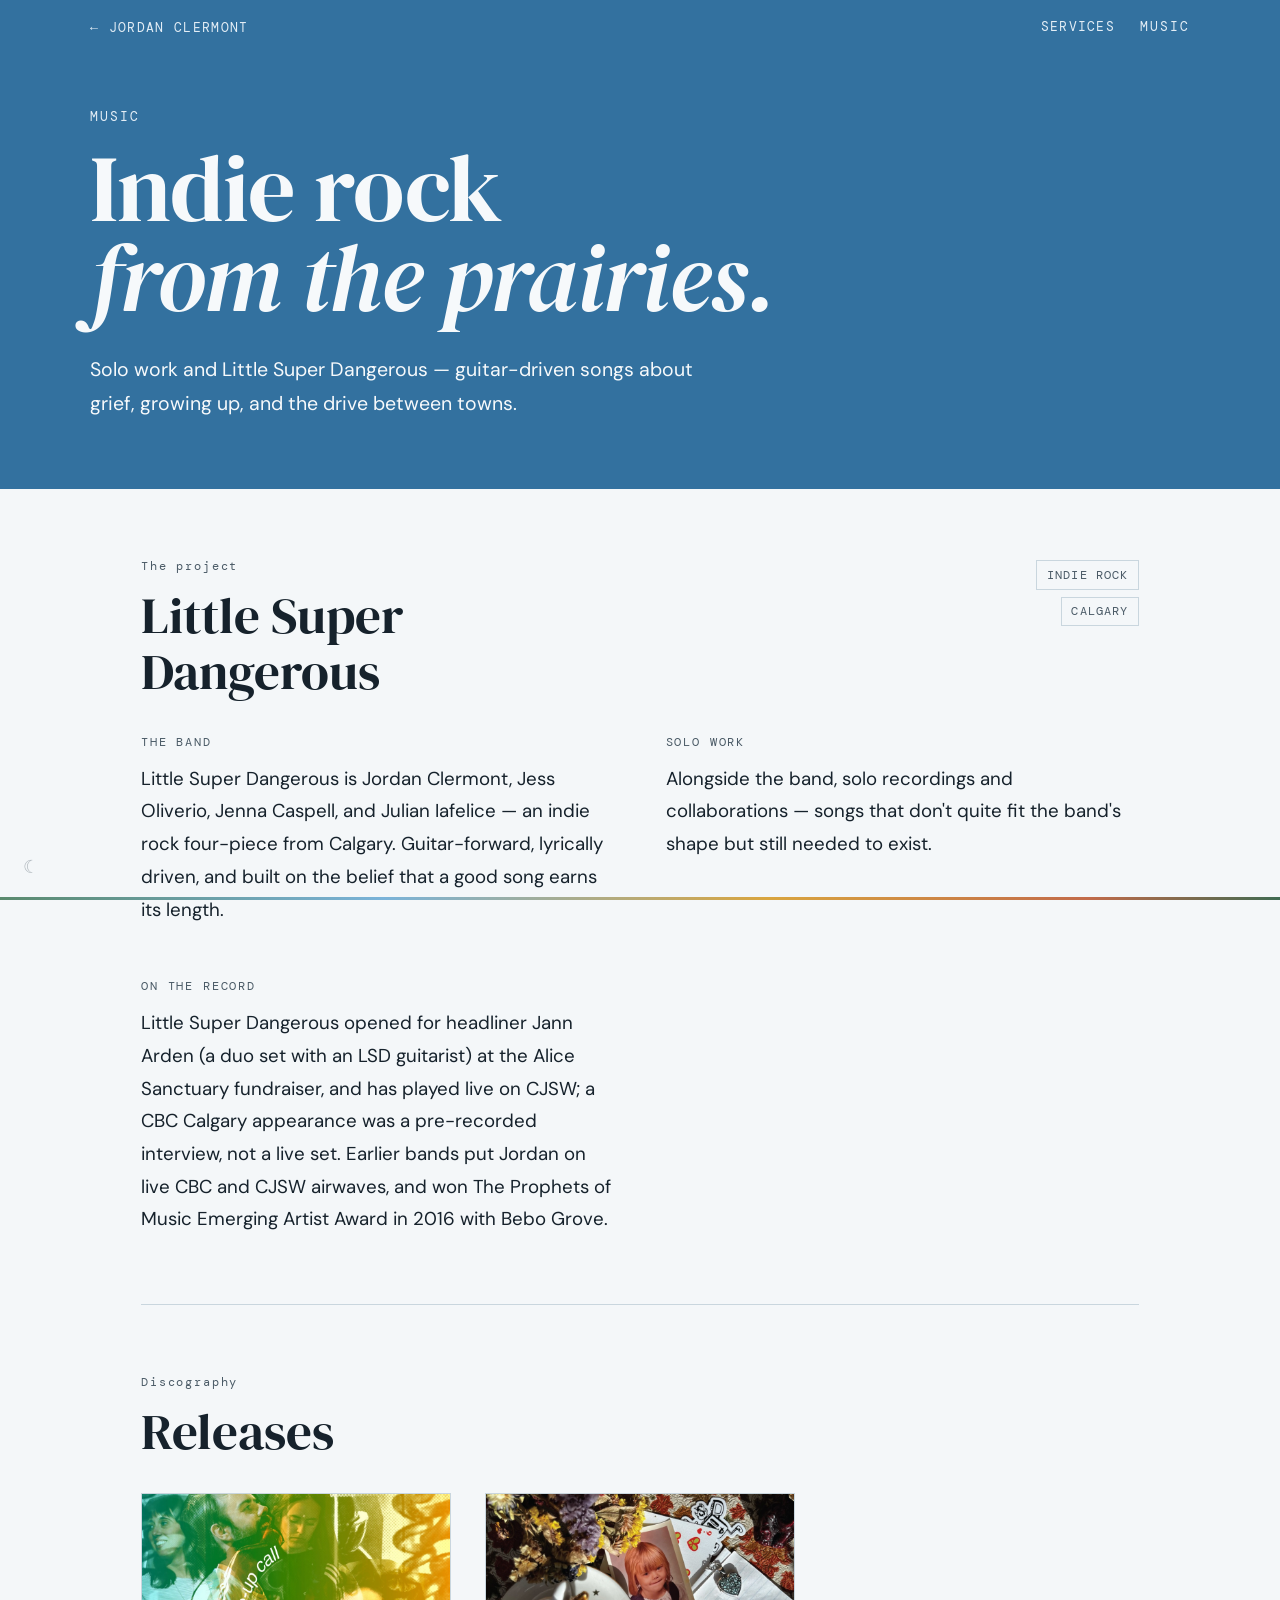
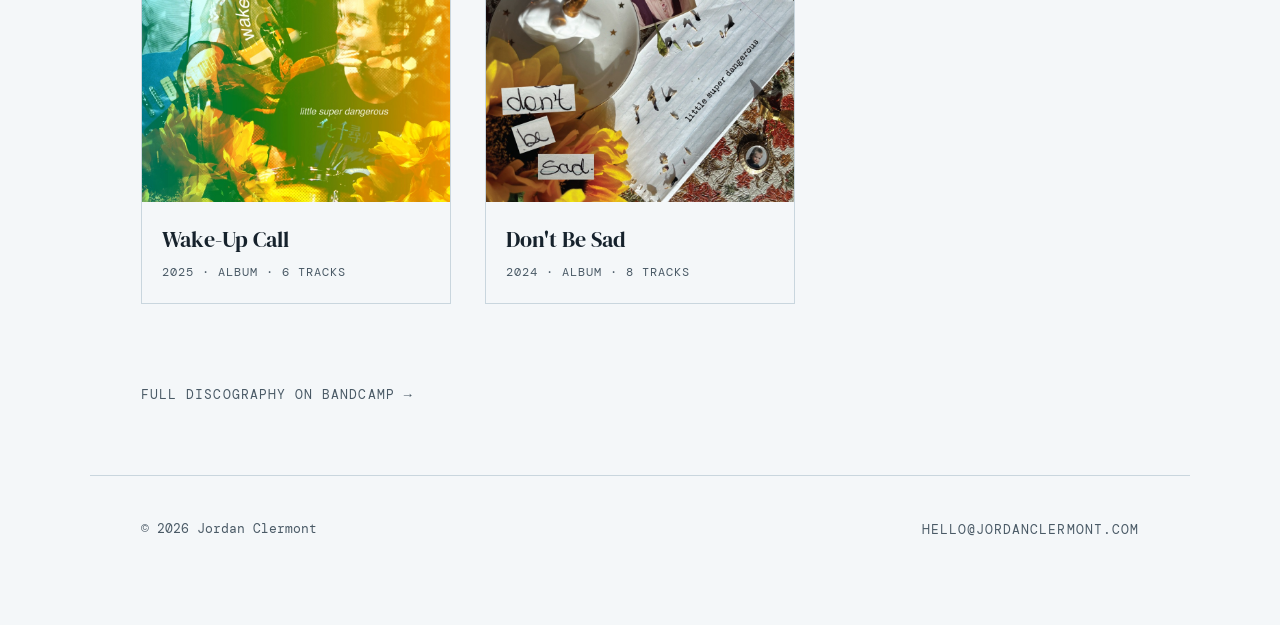
<file: music/index.html>
<!DOCTYPE html>
<html lang="en">
<head>
  <meta charset="UTF-8" />
  <meta name="viewport" content="width=device-width, initial-scale=1.0" />
  <title>Music — Jordan Clermont</title>
  <meta name="description" content="Solo work and Little Super Dangerous — indie rock from the prairies." />
  <link rel="preconnect" href="https://fonts.googleapis.com" />
  <link rel="preconnect" href="https://fonts.gstatic.com" crossorigin />
  <link href="https://fonts.googleapis.com/css2?family=DM+Serif+Display:ital@0;1&family=DM+Sans&family=DM+Mono&display=swap" rel="stylesheet" />
  <link rel="stylesheet" href="../assets/site.css" />
  <link rel="icon" href="/favicon.svg" type="image/svg+xml" />

  <!-- Open Graph / social -->
  <meta property="og:type" content="article" />
  <meta property="og:title" content="Music — Jordan Clermont" />
  <meta property="og:description" content="Solo work and Little Super Dangerous — indie rock from the prairies." />
  <meta property="og:url" content="https://jordanclermont-com.pages.dev/music/" />
  <meta property="og:image" content="https://jordanclermont-com.pages.dev/jo.jpg" />
  <meta name="twitter:card" content="summary_large_image" />
  <script>
    // apply saved day/night choice before first paint
    try { const m = localStorage.getItem('jc-mode'); if (m) document.documentElement.setAttribute('data-mode', m); } catch (e) {}
  </script>
</head>

<body class="page-sub page-music">
  <a href="#main" class="skip-link">Skip to content</a>
  <div class="horizon-bar" aria-hidden="true"></div>

  <nav class="site-nav" aria-label="Site navigation">
    <div class="site-nav-inner">
      <a href="/" class="nav-back">← Jordan Clermont</a>
      <div class="nav-links">
        <a href="/services" class="nav-link">Services</a>
        <span class="nav-label">Music</span>
      </div>
    </div>
  </nav>

  <header class="hero">
    <div class="hero-inner">
      <div class="hero-kicker">Music</div>
      <h1>Indie rock<br><em>from the prairies.</em></h1>
      <p class="hero-desc">Solo work and Little Super Dangerous — guitar-driven songs about grief, growing up, and the drive between towns.</p>
    </div>
  </header>

  <main id="main">

    <!-- ── ABOUT ── -->
    <section class="case-study" aria-labelledby="about-title">
      <div class="case-header">
        <div>
          <div class="case-num">The project</div>
          <h2 id="about-title">Little Super<br>Dangerous</h2>
        </div>
        <div class="case-tags" aria-label="Topics">
          <span class="tag">Indie Rock</span>
          <span class="tag">Calgary</span>
        </div>
      </div>

      <div class="case-body">
        <div>
          <div class="case-section-label">The band</div>
          <p class="case-text">Little Super Dangerous is Jordan Clermont, Jess Oliverio, Jenna Caspell, and Julian Iafelice — an indie rock four-piece from Calgary. Guitar-forward, lyrically driven, and built on the belief that a good song earns its length.</p>
        </div>
        <div>
          <div class="case-section-label">Solo work</div>
          <p class="case-text">Alongside the band, solo recordings and collaborations — songs that don't quite fit the band's shape but still needed to exist.</p>
        </div>
        <div>
          <div class="case-section-label">On the record</div>
          <p class="case-text">Little Super Dangerous opened for headliner Jann Arden (a duo set with an LSD guitarist) at the Alice Sanctuary fundraiser, and has played live on CJSW; a CBC Calgary appearance was a pre-recorded interview, not a live set. Earlier bands put Jordan on live CBC and CJSW airwaves, and won <!-- TODO: confirm with Jo whether 2016 was the inaugural year for this award -->The Prophets of Music Emerging Artist Award in 2016 with Bebo Grove.</p>
        </div>
      </div>
    </section>

    <!-- ── RELEASES ── -->
    <section class="case-study" aria-labelledby="releases-title">
      <div class="case-header">
        <div>
          <div class="case-num">Discography</div>
          <h2 id="releases-title">Releases</h2>
        </div>
      </div>

      <div class="case-body">
        <div class="releases-grid">
          <a class="release-card" href="https://littlesuperdangerous.bandcamp.com/album/wake-up-call" target="_blank" rel="noopener">
            <div class="release-art">
              <img src="../assets/work/wake-up-call.jpg" alt="Wake-Up Call album cover — layered green-and-yellow collage of the band performing" loading="lazy" />
            </div>
            <div class="release-info">
              <div class="release-title">Wake-Up Call</div>
              <div class="release-detail">2025 · Album · 6 tracks</div>
            </div>
          </a>
          <a class="release-card" href="https://littlesuperdangerous.bandcamp.com/album/dont-be-sad" target="_blank" rel="noopener">
            <div class="release-art">
              <img src="../assets/work/dont-be-sad.jpg" alt="Don't Be Sad album cover — collage of dried flowers, a childhood school photo, lockets, and a handwritten note" loading="lazy" />
            </div>
            <div class="release-info">
              <div class="release-title">Don't Be Sad</div>
              <div class="release-detail">2024 · Album · 8 tracks</div>
            </div>
          </a>
        </div>
        <p class="releases-more"><a href="https://littlesuperdangerous.bandcamp.com" target="_blank" rel="noopener">Full discography on Bandcamp →</a></p>
      </div>
    </section>

  </main>

  <footer>
    <div class="footer-copy">&copy; 2026 Jordan Clermont</div>
    <a href="mailto:hello@jordanclermont.com" class="footer-contact">hello@jordanclermont.com</a>
  </footer>

  <script src="../assets/site.js" defer></script>
</body>
</html>
</file>
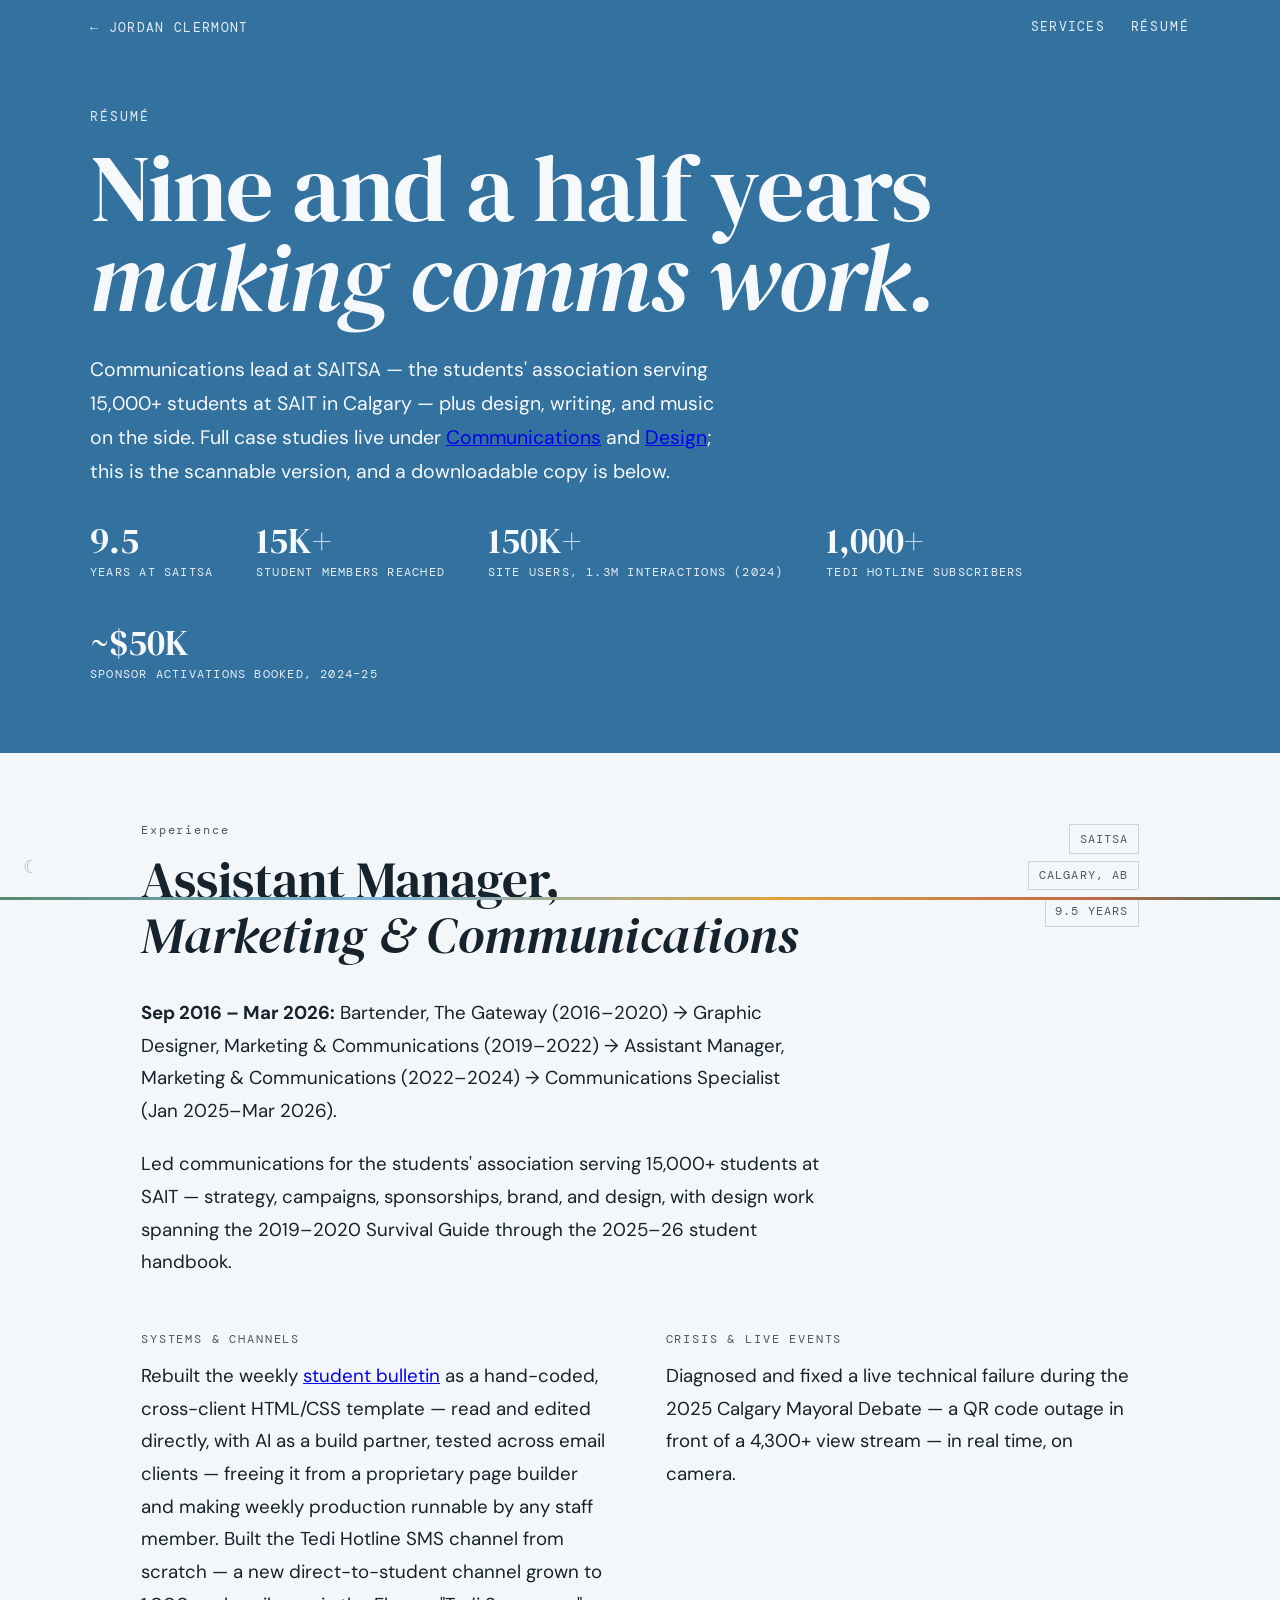
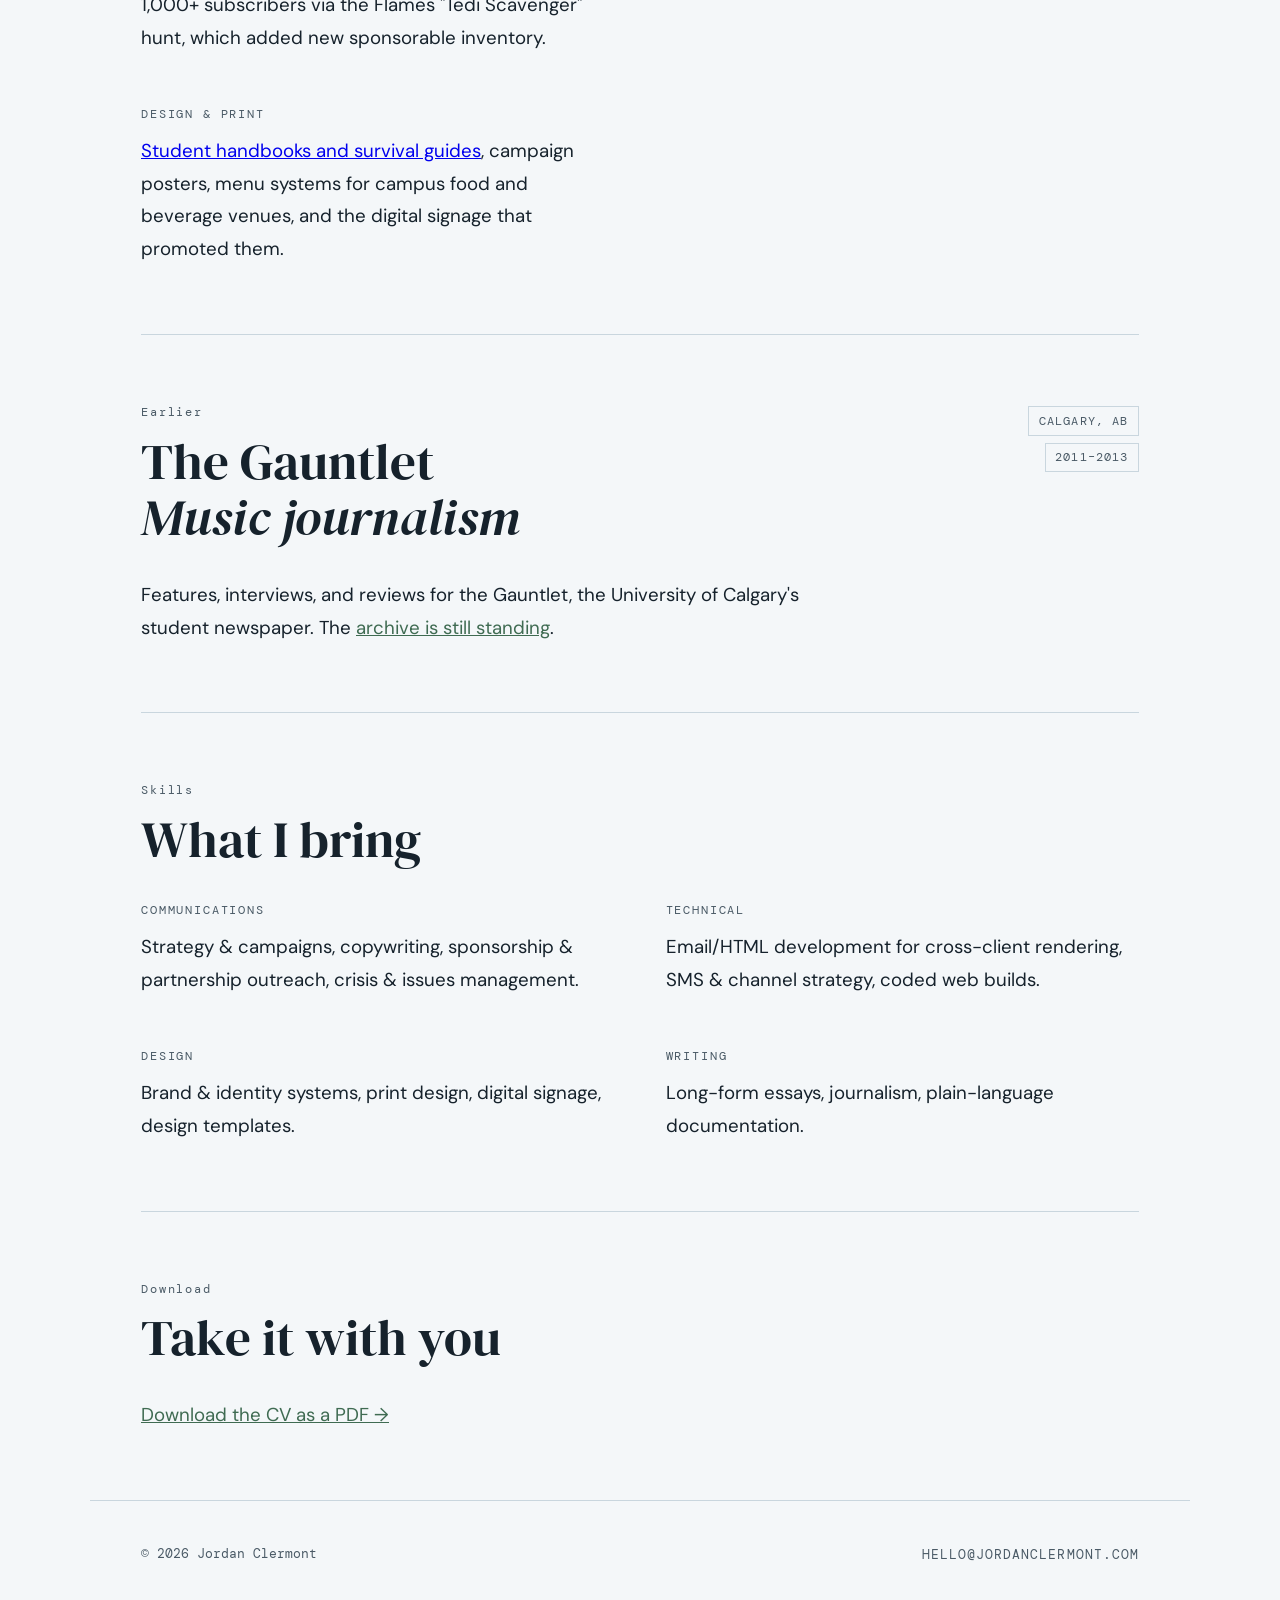
<file: resume/index.html>
<!DOCTYPE html>
<html lang="en">
<head>
  <meta charset="UTF-8" />
  <meta name="viewport" content="width=device-width, initial-scale=1.0" />
  <title>Résumé — Jordan Clermont</title>
  <meta name="description" content="Jordan Clermont — communications, design &amp; writing résumé. Nine and a half years at SAITSA, Calgary." />
  <link rel="preconnect" href="https://fonts.googleapis.com" />
  <link rel="preconnect" href="https://fonts.gstatic.com" crossorigin />
  <link href="https://fonts.googleapis.com/css2?family=DM+Serif+Display:ital@0;1&family=DM+Sans&family=DM+Mono&display=swap" rel="stylesheet" />
  <link rel="stylesheet" href="../assets/site.css" />
  <link rel="icon" href="/favicon.svg" type="image/svg+xml" />

  <!-- Open Graph / social -->
  <meta property="og:type" content="website" />
  <meta property="og:title" content="Résumé — Jordan Clermont" />
  <meta property="og:description" content="Jordan Clermont — communications, design &amp; writing résumé. Nine and a half years at SAITSA, Calgary." />
  <meta property="og:url" content="https://jordanclermont-com.pages.dev/resume/" />
  <meta property="og:image" content="https://jordanclermont-com.pages.dev/jo.jpg" />
  <meta name="twitter:card" content="summary_large_image" />
  <script>
    // apply saved day/night choice before first paint
    try { const m = localStorage.getItem('jc-mode'); if (m) document.documentElement.setAttribute('data-mode', m); } catch (e) {}
  </script>
</head>

<body class="page-sub page-resume">
  <a href="#main" class="skip-link">Skip to content</a>
  <div class="horizon-bar" aria-hidden="true"></div>

  <nav class="site-nav" aria-label="Site navigation">
    <div class="site-nav-inner">
      <a href="/" class="nav-back">← Jordan Clermont</a>
      <div class="nav-links">
        <a href="/services" class="nav-link">Services</a>
        <span class="nav-label">Résumé</span>
      </div>
    </div>
  </nav>

  <header class="hero">
    <div class="hero-inner">
      <div class="hero-kicker">Résumé</div>
      <h1>Nine and a half years<br><em>making comms work.</em></h1>
      <p class="hero-desc">Communications lead at SAITSA — the students' association serving 15,000+ students at SAIT in Calgary — plus design, writing, and music on the side. Full case studies live under <a href="/communications">Communications</a> and <a href="/design">Design</a>; this is the scannable version, and a downloadable copy is below.</p>
      <div class="hero-meta" aria-label="Key figures">
        <div class="hero-stat">
          <span class="hero-stat-num">9.5</span>
          <span class="hero-stat-label">Years at SAITSA</span>
        </div>
        <div class="hero-stat">
          <span class="hero-stat-num">15K+</span>
          <span class="hero-stat-label">Student members reached</span>
        </div>
        <div class="hero-stat">
          <span class="hero-stat-num">150K+</span>
          <span class="hero-stat-label">Site users, 1.3M interactions (2024)</span>
        </div>
        <div class="hero-stat">
          <span class="hero-stat-num">1,000+</span>
          <span class="hero-stat-label">Tedi Hotline subscribers</span>
        </div>
        <div class="hero-stat">
          <!-- TODO: Jo to confirm the ~$50K sponsor-activations figure and framing before this ships -->
          <span class="hero-stat-num">~$50K</span>
          <span class="hero-stat-label">Sponsor activations booked, 2024–25</span>
        </div>
      </div>
    </div>
  </header>

  <main id="main">

    <!-- ── EXPERIENCE ── -->
    <article class="case-study" aria-labelledby="exp-title">
      <div class="case-header">
        <div>
          <div class="case-num">Experience</div>
          <h2 id="exp-title">Assistant Manager,<br><em>Marketing &amp; Communications</em></h2>
        </div>
        <div class="case-tags" aria-label="Details">
          <span class="tag">SAITSA</span>
          <span class="tag">Calgary, AB</span>
          <span class="tag">9.5 years</span>
        </div>
      </div>

      <div class="case-body">
        <div class="section-intro">
          <p class="case-text"><strong>Sep 2016 – Mar 2026:</strong> Bartender, The Gateway (2016–2020) → Graphic Designer, Marketing &amp; Communications (2019–2022) → Assistant Manager, Marketing &amp; Communications (2022–2024) → Communications Specialist (Jan 2025–Mar 2026).</p>
          <p class="case-text">Led communications for the students' association serving 15,000+ students at SAIT — strategy, campaigns, sponsorships, brand, and design, with design work spanning the 2019–2020 Survival Guide through the 2025–26 student handbook.</p>
        </div>

        <div>
          <div class="case-section-label">Systems &amp; channels</div>
          <p class="case-text">Rebuilt the weekly <a href="/communications">student bulletin</a> as a hand-coded, cross-client HTML/CSS template — read and edited directly, with AI as a build partner, tested across email clients — freeing it from a proprietary page builder and making weekly production runnable by any staff member. Built the Tedi Hotline SMS channel from scratch — a new direct-to-student channel grown to 1,000+ subscribers via the Flames "Tedi Scavenger" hunt, which added new sponsorable inventory.</p>
        </div>
        <div>
          <div class="case-section-label">Crisis &amp; live events</div>
          <p class="case-text">Diagnosed and fixed a live technical failure during the 2025 Calgary Mayoral Debate — a QR code outage in front of a 4,300+ view stream — in real time, on camera.</p>
        </div>
        <div>
          <div class="case-section-label">Design &amp; print</div>
          <p class="case-text"><a href="/design">Student handbooks and survival guides</a>, campaign posters, menu systems for campus food and beverage venues, and the digital signage that promoted them.</p>
        </div>
      </div>
    </article>

    <!-- ── EARLIER ── -->
    <article class="case-study" aria-labelledby="exp2-title">
      <div class="case-header">
        <div>
          <div class="case-num">Earlier</div>
          <h2 id="exp2-title">The Gauntlet<br><em>Music journalism</em></h2>
        </div>
        <div class="case-tags" aria-label="Details">
          <span class="tag">Calgary, AB</span>
          <span class="tag">2011–2013</span>
        </div>
      </div>

      <div class="case-body">
        <div class="section-intro">
          <p class="case-text">Features, interviews, and reviews for the Gauntlet, the University of Calgary's student newspaper. The <a href="/writing">archive is still standing</a>.</p>
        </div>
      </div>
    </article>

    <!-- ── SKILLS ── -->
    <article class="case-study" aria-labelledby="skills-title">
      <div class="case-header">
        <div>
          <div class="case-num">Skills</div>
          <h2 id="skills-title">What I bring</h2>
        </div>
      </div>

      <div class="case-body">
        <div>
          <div class="case-section-label">Communications</div>
          <p class="case-text">Strategy &amp; campaigns, copywriting, sponsorship &amp; partnership outreach, crisis &amp; issues management.</p>
        </div>
        <div>
          <div class="case-section-label">Technical</div>
          <p class="case-text">Email/HTML development for cross-client rendering, SMS &amp; channel strategy, coded web builds.</p>
        </div>
        <div>
          <div class="case-section-label">Design</div>
          <p class="case-text">Brand &amp; identity systems, print design, digital signage, design templates.</p>
        </div>
        <div>
          <div class="case-section-label">Writing</div>
          <p class="case-text">Long-form essays, journalism, plain-language documentation.</p>
        </div>
      </div>
    </article>

    <!-- ── DOWNLOAD ── -->
    <article class="case-study" aria-labelledby="dl-title">
      <div class="case-header">
        <div>
          <div class="case-num">Download</div>
          <h2 id="dl-title">Take it with you</h2>
        </div>
      </div>
      <div class="case-body">
        <div class="section-intro">
          <p class="case-text"><a href="/resume.pdf" download>Download the CV as a PDF &rarr;</a></p>
        </div>
      </div>
    </article>

  </main>

  <footer>
    <div class="footer-copy">&copy; 2026 Jordan Clermont</div>
    <a href="mailto:hello@jordanclermont.com" class="footer-contact">hello@jordanclermont.com</a>
  </footer>

  <script src="../assets/site.js" defer></script>
</body>
</html>
</file>
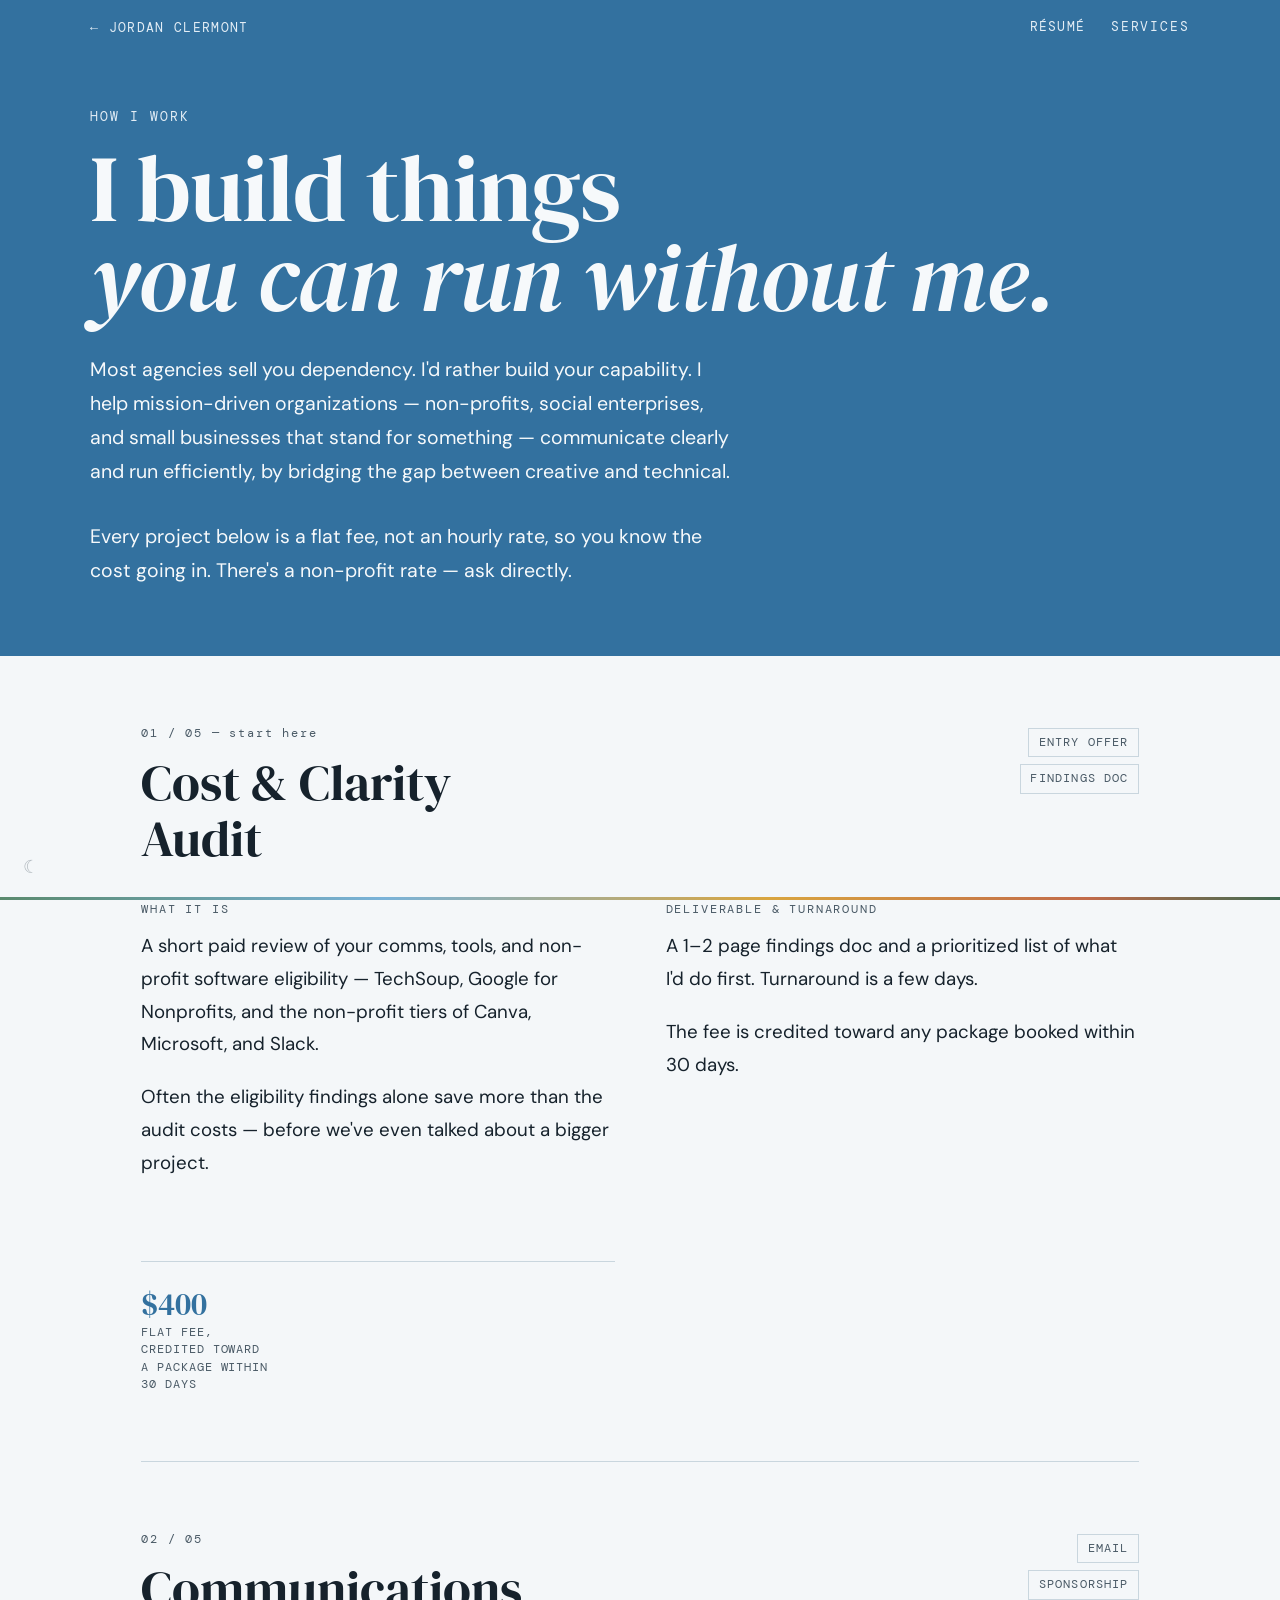
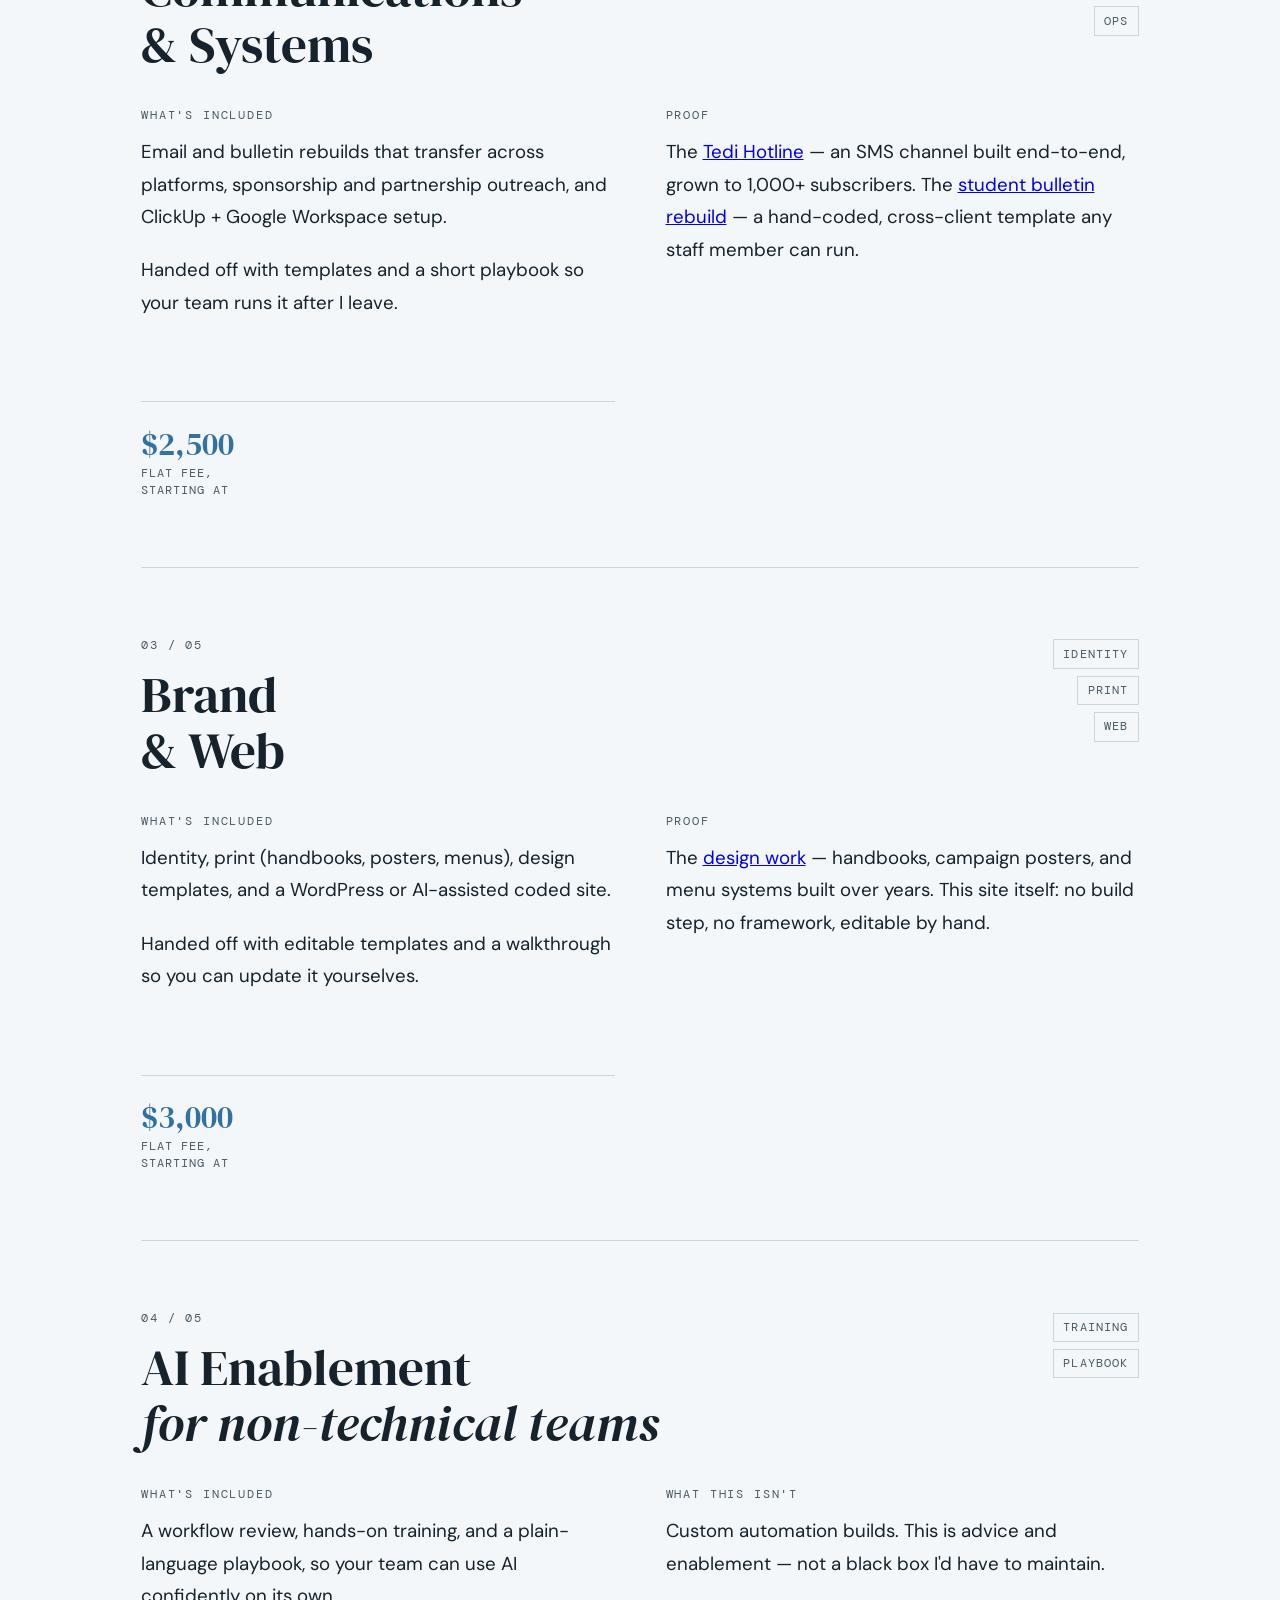
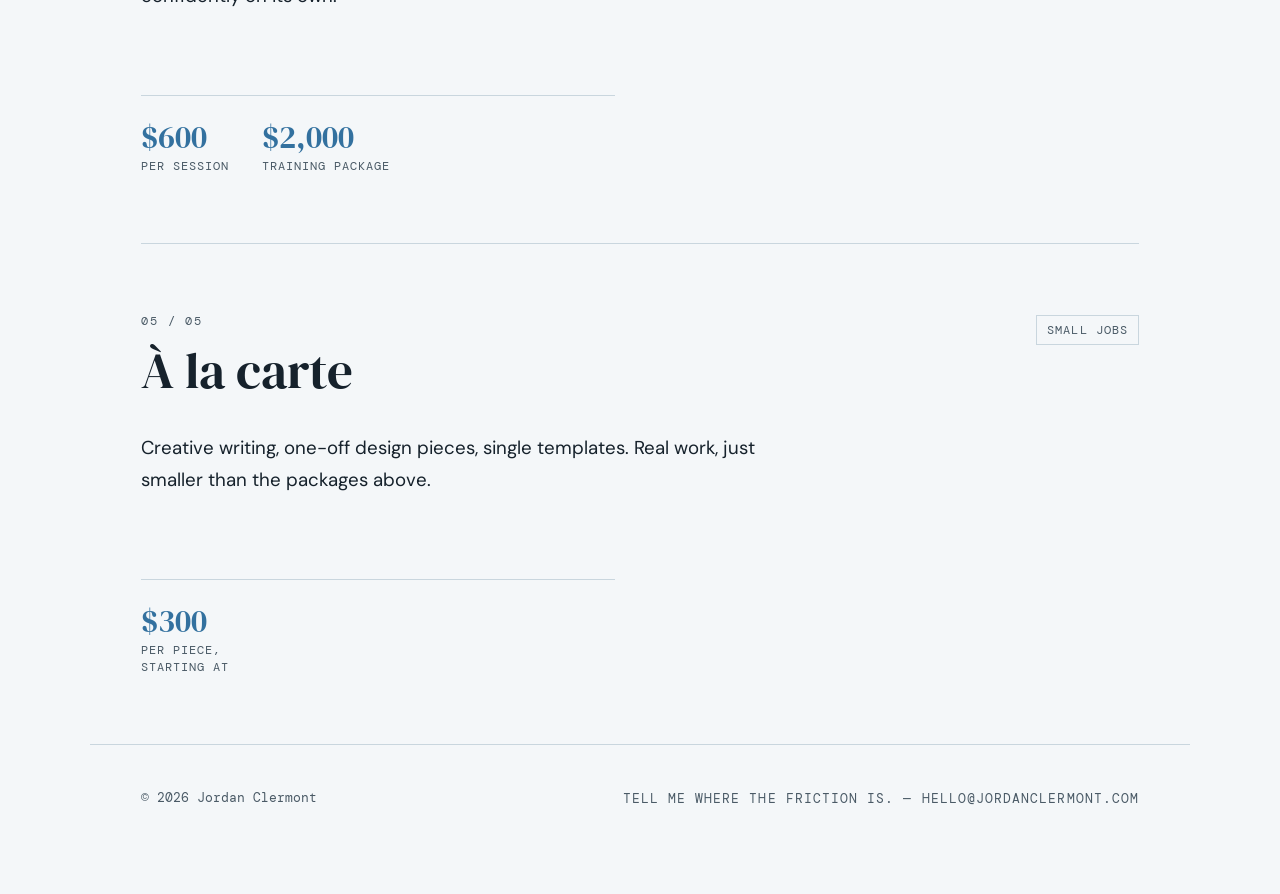
<file: services/index.html>
<!DOCTYPE html>
<html lang="en">
<head>
  <meta charset="UTF-8" />
  <meta name="viewport" content="width=device-width, initial-scale=1.0" />
  <title>Services — Jordan Clermont</title>
  <meta name="description" content="Flat-fee communications, brand, web, and AI enablement work for mission-driven organizations — built so your team can run it without me." />
  <link rel="preconnect" href="https://fonts.googleapis.com" />
  <link rel="preconnect" href="https://fonts.gstatic.com" crossorigin />
  <link href="https://fonts.googleapis.com/css2?family=DM+Serif+Display:ital@0;1&family=DM+Sans&family=DM+Mono&display=swap" rel="stylesheet" />
  <link rel="stylesheet" href="../assets/site.css" />
  <link rel="icon" href="/favicon.svg" type="image/svg+xml" />

  <!-- Open Graph / social -->
  <meta property="og:type" content="website" />
  <meta property="og:title" content="Services — Jordan Clermont" />
  <meta property="og:description" content="Flat-fee communications, brand, web, and AI enablement work for mission-driven organizations — built so your team can run it without me." />
  <meta property="og:url" content="https://jordanclermont-com.pages.dev/services/" />
  <meta property="og:image" content="https://jordanclermont-com.pages.dev/jo.jpg" />
  <meta name="twitter:card" content="summary_large_image" />
  <script>
    // apply saved day/night choice before first paint
    try { const m = localStorage.getItem('jc-mode'); if (m) document.documentElement.setAttribute('data-mode', m); } catch (e) {}
  </script>
</head>

<body class="page-sub page-services">
  <a href="#main" class="skip-link">Skip to content</a>
  <div class="horizon-bar" aria-hidden="true"></div>

  <nav class="site-nav" aria-label="Site navigation">
    <div class="site-nav-inner">
      <a href="/" class="nav-back">← Jordan Clermont</a>
      <div class="nav-links">
        <a href="/resume" class="nav-link">Résumé</a>
        <span class="nav-label">Services</span>
      </div>
    </div>
  </nav>

  <header class="hero">
    <div class="hero-inner">
      <div class="hero-kicker">How I work</div>
      <h1>I build things<br><em>you can run without me.</em></h1>
      <p class="hero-desc">Most agencies sell you dependency. I'd rather build your capability. I help mission-driven organizations — non-profits, social enterprises, and small businesses that stand for something — communicate clearly and run efficiently, by bridging the gap between creative and technical.</p>
      <p class="hero-desc">Every project below is a flat fee, not an hourly rate, so you know the cost going in. There's a non-profit rate — ask directly.</p>
    </div>
  </header>

  <main id="main">

    <!-- ── 1: COST & CLARITY AUDIT ── -->
    <article class="case-study" aria-labelledby="svc1-title">
      <div class="case-header">
        <div>
          <div class="case-num">01 / 05 — start here</div>
          <h2 id="svc1-title">Cost &amp; Clarity<br>Audit</h2>
        </div>
        <div class="case-tags" aria-label="Topics">
          <span class="tag">Entry offer</span>
          <span class="tag">Findings doc</span>
        </div>
      </div>

      <div class="case-body">
        <div>
          <div class="case-section-label">What it is</div>
          <p class="case-text">A short paid review of your comms, tools, and non-profit software eligibility — TechSoup, Google for Nonprofits, and the non-profit tiers of Canva, Microsoft, and Slack.</p>
          <p class="case-text">Often the eligibility findings alone save more than the audit costs — before we've even talked about a bigger project.</p>
        </div>
        <div>
          <div class="case-section-label">Deliverable &amp; turnaround</div>
          <p class="case-text">A 1–2 page findings doc and a prioritized list of what I'd do first. Turnaround is a few days.</p>
          <p class="case-text">The fee is credited toward any package booked within 30 days.</p>
        </div>

        <div class="case-stats" role="list" aria-label="Pricing">
          <div class="case-stat" role="listitem">
            <span class="case-stat-num">$400</span>
            <span class="case-stat-label">Flat fee, credited toward a package within 30 days</span>
          </div>
        </div>
      </div>
    </article>

    <!-- ── 2: COMMUNICATIONS & SYSTEMS ── -->
    <article class="case-study" aria-labelledby="svc2-title">
      <div class="case-header">
        <div>
          <div class="case-num">02 / 05</div>
          <h2 id="svc2-title">Communications<br>&amp; Systems</h2>
        </div>
        <div class="case-tags" aria-label="Topics">
          <span class="tag">Email</span>
          <span class="tag">Sponsorship</span>
          <span class="tag">Ops</span>
        </div>
      </div>

      <div class="case-body">
        <div>
          <div class="case-section-label">What's included</div>
          <p class="case-text">Email and bulletin rebuilds that transfer across platforms, sponsorship and partnership outreach, and ClickUp + Google Workspace setup.</p>
          <p class="case-text">Handed off with templates and a short playbook so your team runs it after I leave.</p>
        </div>
        <div>
          <div class="case-section-label">Proof</div>
          <p class="case-text">The <a href="/communications">Tedi Hotline</a> — an SMS channel built end-to-end, grown to 1,000+ subscribers. The <a href="/communications">student bulletin rebuild</a> — a hand-coded, cross-client template any staff member can run.</p>
        </div>

        <div class="case-stats" role="list" aria-label="Pricing">
          <div class="case-stat" role="listitem">
            <span class="case-stat-num">$2,500</span>
            <span class="case-stat-label">Flat fee, starting at</span>
          </div>
        </div>
      </div>
    </article>

    <!-- ── 3: BRAND & WEB ── -->
    <article class="case-study" aria-labelledby="svc3-title">
      <div class="case-header">
        <div>
          <div class="case-num">03 / 05</div>
          <h2 id="svc3-title">Brand<br>&amp; Web</h2>
        </div>
        <div class="case-tags" aria-label="Topics">
          <span class="tag">Identity</span>
          <span class="tag">Print</span>
          <span class="tag">Web</span>
        </div>
      </div>

      <div class="case-body">
        <div>
          <div class="case-section-label">What's included</div>
          <p class="case-text">Identity, print (handbooks, posters, menus), design templates, and a WordPress or AI-assisted coded site.</p>
          <p class="case-text">Handed off with editable templates and a walkthrough so you can update it yourselves.</p>
        </div>
        <div>
          <div class="case-section-label">Proof</div>
          <p class="case-text">The <a href="/design">design work</a> — handbooks, campaign posters, and menu systems built over years. This site itself: no build step, no framework, editable by hand.</p>
        </div>

        <div class="case-stats" role="list" aria-label="Pricing">
          <div class="case-stat" role="listitem">
            <span class="case-stat-num">$3,000</span>
            <span class="case-stat-label">Flat fee, starting at</span>
          </div>
        </div>
      </div>
    </article>

    <!-- ── 4: AI ENABLEMENT ── -->
    <article class="case-study" aria-labelledby="svc4-title">
      <div class="case-header">
        <div>
          <div class="case-num">04 / 05</div>
          <h2 id="svc4-title">AI Enablement<br><em>for non-technical teams</em></h2>
        </div>
        <div class="case-tags" aria-label="Topics">
          <span class="tag">Training</span>
          <span class="tag">Playbook</span>
        </div>
      </div>

      <div class="case-body">
        <div>
          <div class="case-section-label">What's included</div>
          <p class="case-text">A workflow review, hands-on training, and a plain-language playbook, so your team can use AI confidently on its own.</p>
        </div>
        <div>
          <div class="case-section-label">What this isn't</div>
          <p class="case-text">Custom automation builds. This is advice and enablement — not a black box I'd have to maintain.</p>
        </div>

        <div class="case-stats" role="list" aria-label="Pricing">
          <div class="case-stat" role="listitem">
            <span class="case-stat-num">$600</span>
            <span class="case-stat-label">Per session</span>
          </div>
          <div class="case-stat" role="listitem">
            <span class="case-stat-num">$2,000</span>
            <span class="case-stat-label">Training package</span>
          </div>
        </div>
      </div>
    </article>

    <!-- ── 5: À LA CARTE ── -->
    <article class="case-study" aria-labelledby="svc5-title">
      <div class="case-header">
        <div>
          <div class="case-num">05 / 05</div>
          <h2 id="svc5-title">À la carte</h2>
        </div>
        <div class="case-tags" aria-label="Topics">
          <span class="tag">Small jobs</span>
        </div>
      </div>

      <div class="case-body">
        <div class="section-intro">
          <p class="case-text">Creative writing, one-off design pieces, single templates. Real work, just smaller than the packages above.</p>
        </div>

        <div class="case-stats" role="list" aria-label="Pricing">
          <div class="case-stat" role="listitem">
            <span class="case-stat-num">$300</span>
            <span class="case-stat-label">Per piece, starting at</span>
          </div>
        </div>
      </div>
    </article>

  </main>

  <footer>
    <div class="footer-copy">&copy; 2026 Jordan Clermont</div>
    <a href="mailto:hello@jordanclermont.com" class="footer-contact">Tell me where the friction is. — hello@jordanclermont.com</a>
  </footer>

  <script src="../assets/site.js" defer></script>
</body>
</html>
</file>
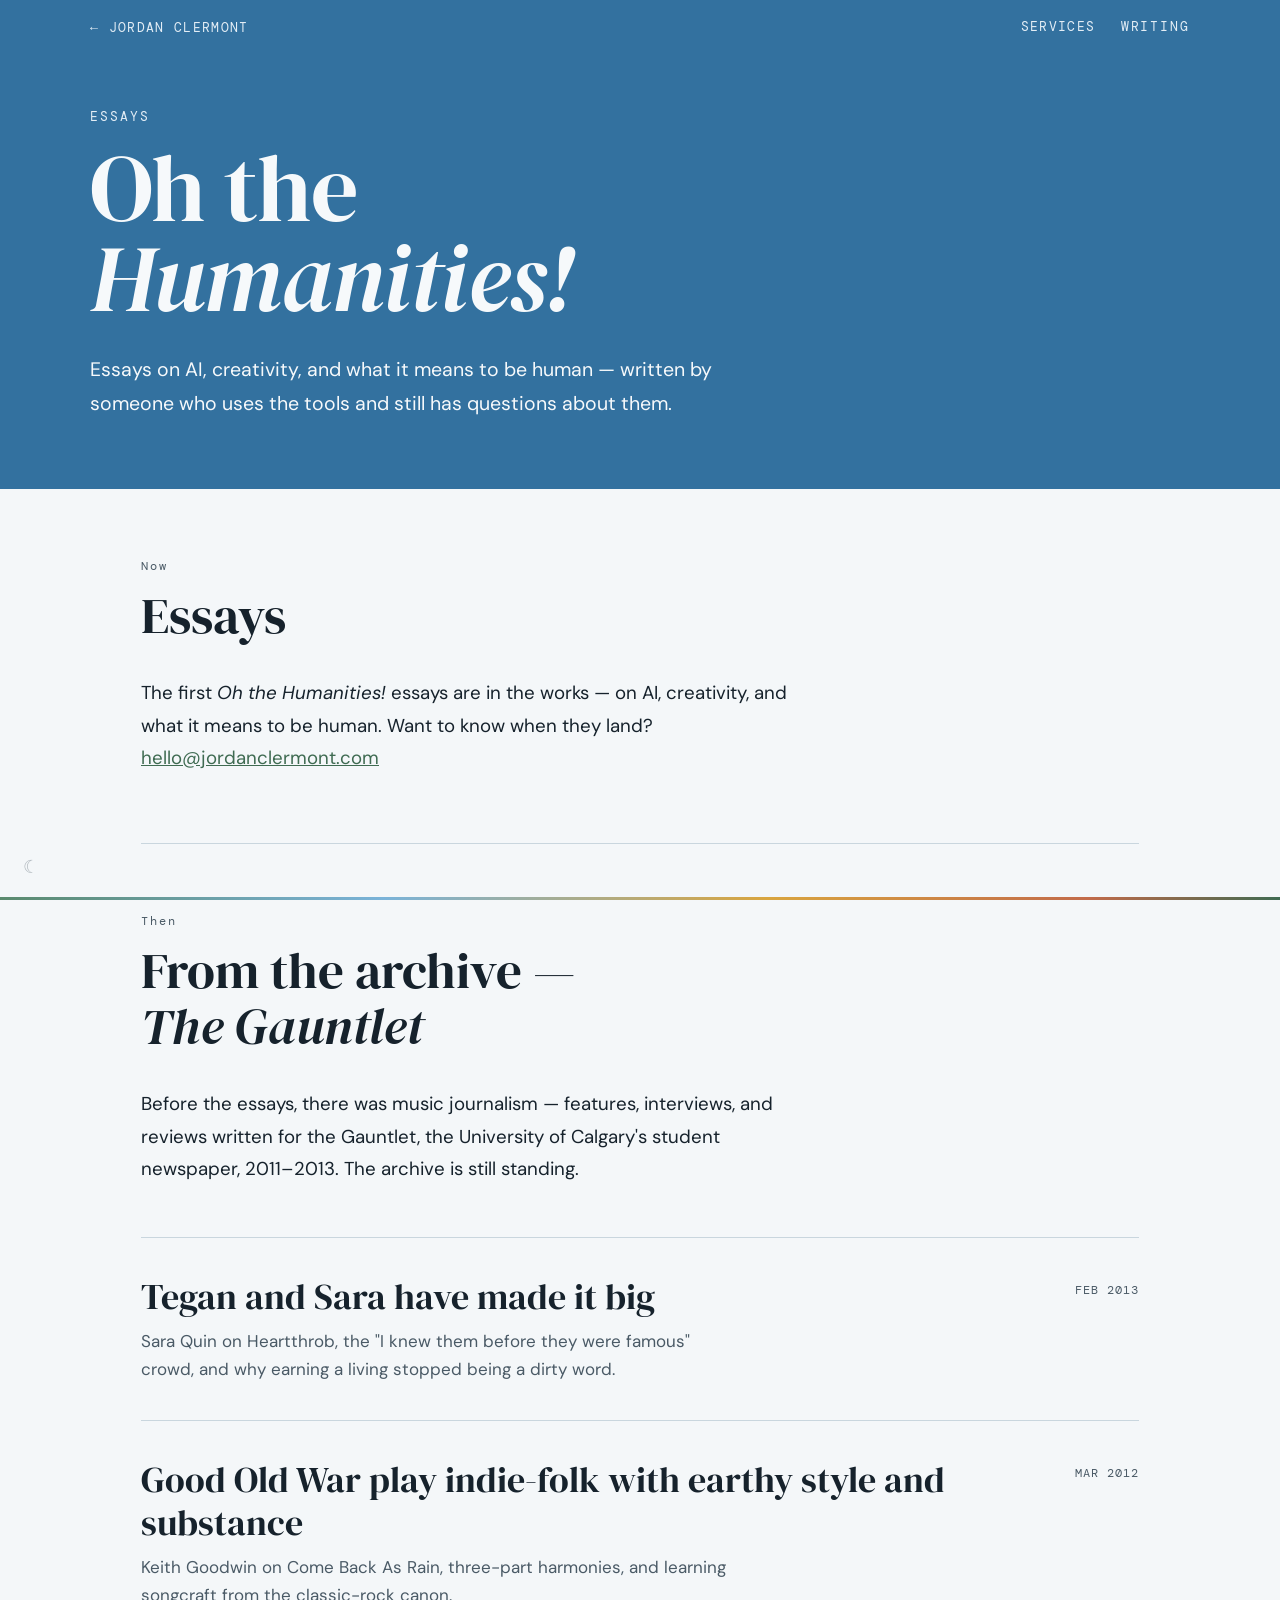
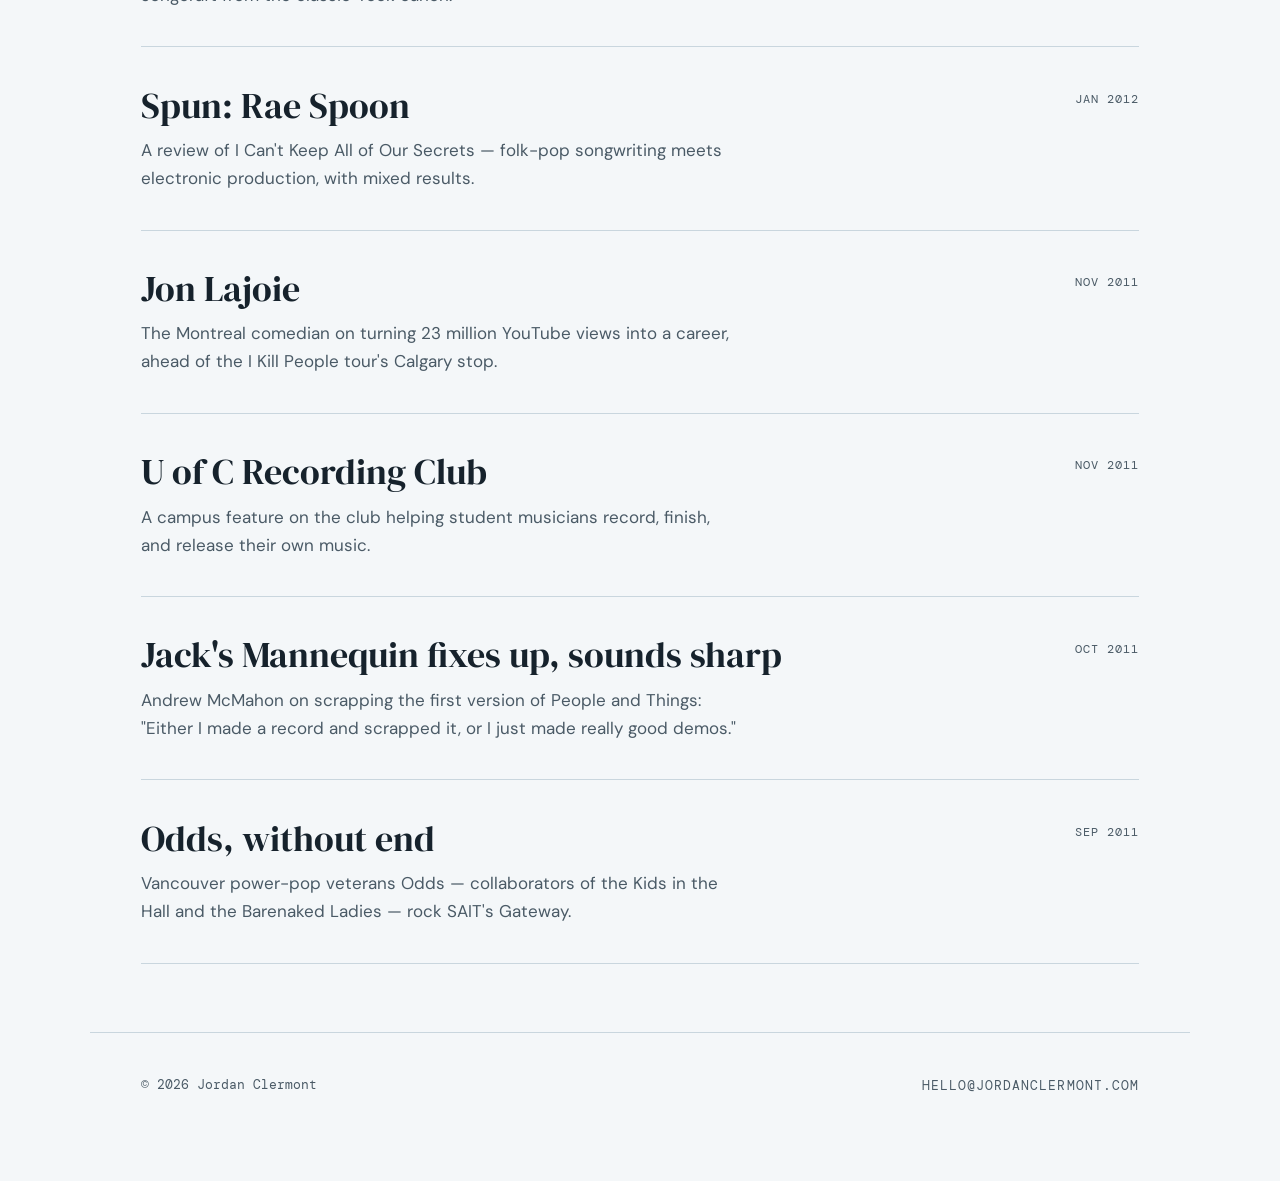
<file: writing/index.html>
<!DOCTYPE html>
<html lang="en">
<head>
  <meta charset="UTF-8" />
  <meta name="viewport" content="width=device-width, initial-scale=1.0" />
  <title>Writing — Jordan Clermont</title>
  <meta name="description" content="Oh the Humanities! — essays on AI, creativity, and what it means to be human." />
  <link rel="preconnect" href="https://fonts.googleapis.com" />
  <link rel="preconnect" href="https://fonts.gstatic.com" crossorigin />
  <link href="https://fonts.googleapis.com/css2?family=DM+Serif+Display:ital@0;1&family=DM+Sans&family=DM+Mono&display=swap" rel="stylesheet" />
  <link rel="stylesheet" href="../assets/site.css" />
  <link rel="icon" href="/favicon.svg" type="image/svg+xml" />

  <!-- Open Graph / social -->
  <meta property="og:type" content="article" />
  <meta property="og:title" content="Writing — Jordan Clermont" />
  <meta property="og:description" content="Oh the Humanities! — essays on AI, creativity, and what it means to be human." />
  <meta property="og:url" content="https://jordanclermont-com.pages.dev/writing/" />
  <meta property="og:image" content="https://jordanclermont-com.pages.dev/jo.jpg" />
  <meta name="twitter:card" content="summary_large_image" />
  <script>
    // apply saved day/night choice before first paint
    try { const m = localStorage.getItem('jc-mode'); if (m) document.documentElement.setAttribute('data-mode', m); } catch (e) {}
  </script>
</head>

<body class="page-sub page-writing">
  <a href="#main" class="skip-link">Skip to content</a>
  <div class="horizon-bar" aria-hidden="true"></div>

  <nav class="site-nav" aria-label="Site navigation">
    <div class="site-nav-inner">
      <a href="/" class="nav-back">← Jordan Clermont</a>
      <div class="nav-links">
        <a href="/services" class="nav-link">Services</a>
        <span class="nav-label">Writing</span>
      </div>
    </div>
  </nav>

  <header class="hero">
    <div class="hero-inner">
      <div class="hero-kicker">Essays</div>
      <h1>Oh the<br><em>Humanities!</em></h1>
      <p class="hero-desc">Essays on AI, creativity, and what it means to be human — written by someone who uses the tools and still has questions about them.</p>
    </div>
  </header>

  <main id="main">

    <section class="case-study" aria-labelledby="essays-title">
      <div class="case-header">
        <div>
          <div class="case-num">Now</div>
          <h2 id="essays-title">Essays</h2>
        </div>
      </div>

      <div class="case-body">
        <p class="case-text section-intro">The first <em>Oh the Humanities!</em> essays are in the works — on AI, creativity, and what it means to be human. Want to know when they land? <a href="mailto:hello@jordanclermont.com">hello@jordanclermont.com</a></p>
      </div>
    </section>

    <section class="case-study" aria-labelledby="archive-title">
      <div class="case-header">
        <div>
          <div class="case-num">Then</div>
          <h2 id="archive-title">From the archive —<br><em>The Gauntlet</em></h2>
        </div>
      </div>

      <div class="case-body">
        <p class="case-text section-intro">Before the essays, there was music journalism — features, interviews, and reviews written for the Gauntlet, the University of Calgary's student newspaper, 2011–2013. The archive is still standing.</p>

        <div class="essay-list">
          <a href="http://archive.thegauntlet.ca/2013/02/tegan-and-sara-have-made-it-big/" class="essay-entry" target="_blank" rel="noopener">
            <div>
              <div class="essay-title">Tegan and Sara have made it big</div>
              <p class="essay-excerpt">Sara Quin on Heartthrob, the "I knew them before they were famous" crowd, and why earning a living stopped being a dirty word.</p>
            </div>
            <span class="essay-date">Feb 2013</span>
          </a>
          <a href="http://archive.thegauntlet.ca/2012/03/16282/" class="essay-entry" target="_blank" rel="noopener">
            <div>
              <div class="essay-title">Good Old War play indie-folk with earthy style and substance</div>
              <p class="essay-excerpt">Keith Goodwin on Come Back As Rain, three-part harmonies, and learning songcraft from the classic-rock canon.</p>
            </div>
            <span class="essay-date">Mar 2012</span>
          </a>
          <a href="http://archive.thegauntlet.ca/2012/01/spun-rae-spoon/" class="essay-entry" target="_blank" rel="noopener">
            <div>
              <div class="essay-title">Spun: Rae Spoon</div>
              <p class="essay-excerpt">A review of I Can't Keep All of Our Secrets — folk-pop songwriting meets electronic production, with mixed results.</p>
            </div>
            <span class="essay-date">Jan 2012</span>
          </a>
          <a href="http://archive.thegauntlet.ca/2011/11/jon-lajoie/" class="essay-entry" target="_blank" rel="noopener">
            <div>
              <div class="essay-title">Jon Lajoie</div>
              <p class="essay-excerpt">The Montreal comedian on turning 23 million YouTube views into a career, ahead of the I Kill People tour's Calgary stop.</p>
            </div>
            <span class="essay-date">Nov 2011</span>
          </a>
          <a href="http://archive.thegauntlet.ca/2011/11/u-c-recording-club/" class="essay-entry" target="_blank" rel="noopener">
            <div>
              <div class="essay-title">U of C Recording Club</div>
              <p class="essay-excerpt">A campus feature on the club helping student musicians record, finish, and release their own music.</p>
            </div>
            <span class="essay-date">Nov 2011</span>
          </a>
          <a href="http://archive.thegauntlet.ca/2011/10/jacks-mannequin-fixes-sounds-sharp/" class="essay-entry" target="_blank" rel="noopener">
            <div>
              <div class="essay-title">Jack's Mannequin fixes up, sounds sharp</div>
              <p class="essay-excerpt">Andrew McMahon on scrapping the first version of People and Things: "Either I made a record and scrapped it, or I just made really good demos."</p>
            </div>
            <span class="essay-date">Oct 2011</span>
          </a>
          <a href="http://archive.thegauntlet.ca/2011/09/odds-without-end/" class="essay-entry" target="_blank" rel="noopener">
            <div>
              <div class="essay-title">Odds, without end</div>
              <p class="essay-excerpt">Vancouver power-pop veterans Odds — collaborators of the Kids in the Hall and the Barenaked Ladies — rock SAIT's Gateway.</p>
            </div>
            <span class="essay-date">Sep 2011</span>
          </a>
        </div>
      </div>
    </section>

  </main>

  <footer>
    <div class="footer-copy">&copy; 2026 Jordan Clermont</div>
    <a href="mailto:hello@jordanclermont.com" class="footer-contact">hello@jordanclermont.com</a>
  </footer>
  <script src="../assets/site.js" defer></script>
</body>
</html>
</file>
<file: assets/site.css>
/* ==========================================================================
   jordanclermont.com — site styles
   ========================================================================== */

/* ─── tokens ─────────────────────────────────────────────────────────────── */
/* Day — "Big Sky": prairie daylight. The default, and the light-mode palette. */
:root {
  color-scheme: light;

  --hero-bg:    #33719f;
  --hero-text:  #f6f9fb;
  --hero-muted: #e4eef6;

  --sky:        #f4f7f9;
  --ink:        #16222c;
  --muted:      #4a5a66;
  --border:     #c9d6de;
  --focus:      #2a7fff;

  --wheat:      #d9a53f;
  --sage:       #5a8a6e;
  --sage-deep:  #3f6b52;
  --clay:       #c26b4a;
  --bigsky:     #7ab3d9;

  --serif:      'DM Serif Display', Georgia, serif;
  --sans:       'DM Sans', -apple-system, sans-serif;
  --mono:       'DM Mono', monospace;

  --max:        1100px;
}

/* Night — "Dusk": prairie sky after sundown. Follows the system setting,
   unless the visitor picks a side with the sun/moon toggle. */
@media (prefers-color-scheme: dark) {
  :root:not([data-mode="day"]) {
    color-scheme: dark;

    --hero-bg:    #473d63;
    --hero-text:  #f3eee6;
    --hero-muted: #cfc7e2;

    --sky:        #241f33;
    --ink:        #eae4f0;
    --muted:      #a89db9;
    --border:     #443c59;

    --wheat:      #d9a852;
    --sage:       #8fa694;
    --sage-deep:  #a9c4ad;
    --clay:       #d98a6a;
    --bigsky:     #8fb3d9;
  }
}
:root[data-mode="night"] {
  color-scheme: dark;

  --hero-bg:    #473d63;
  --hero-text:  #f3eee6;
  --hero-muted: #cfc7e2;

  --sky:        #241f33;
  --ink:        #eae4f0;
  --muted:      #a89db9;
  --border:     #443c59;

  --wheat:      #d9a852;
  --sage:       #8fa694;
  --sage-deep:  #a9c4ad;
  --clay:       #d98a6a;
  --bigsky:     #8fb3d9;
}

/* ─── reset + base ───────────────────────────────────────────────────────── */
*, *::before, *::after { box-sizing: border-box; margin: 0; padding: 0; }

html { font-size: 17px; scroll-behavior: smooth; }

body {
  min-height: 100vh;
  background: var(--sky);
  color: var(--ink);
  font-family: var(--sans);
  font-weight: 400;
  line-height: 1.6;
  -webkit-font-smoothing: antialiased;
}

@media (prefers-reduced-motion: reduce) {
  *, *::before, *::after {
    animation-duration: 0.01ms !important;
    transition-duration: 0.01ms !important;
  }
  html { scroll-behavior: auto; }
}

:focus-visible {
  outline: 2px solid var(--focus);
  outline-offset: 3px;
}

/* ─── skip link + horizon bar ────────────────────────────────────────────── */
.skip-link {
  position: absolute;
  top: -100%;
  left: 1rem;
  z-index: 10000;
  padding: 0.5rem 1rem;
  background: var(--ink);
  color: var(--sky);
  font-size: 0.9rem;
  text-decoration: none;
  border-radius: 0 0 4px 4px;
}
.skip-link:focus { top: 0; }

.horizon-bar {
  position: fixed;
  left: 0; right: 0; bottom: 0;
  z-index: 100;
  height: 3px;
  background: linear-gradient(90deg,
    var(--sage), var(--bigsky) 30%, var(--wheat) 60%, var(--clay) 85%, var(--sage-deep));
}

/* ─── shared animations ──────────────────────────────────────────────────── */
@keyframes fadeUp {
  from { opacity: 0; transform: translateY(18px); }
  to   { opacity: 1; transform: translateY(0); }
}

/* ─── hero (shared shell; padding + layout differ per page) ──────────────── */
.hero {
  background: var(--hero-bg);
  opacity: 0;
  animation: fadeUp 0.8s ease 0.1s forwards;
}
.hero-inner {
  max-width: var(--max);
  margin: 0 auto;
}

/* ==========================================================================
   LANDING PAGE  (body.page-landing)
   ========================================================================== */
.page-landing .hero { padding: 4rem 3rem; }
.page-landing .hero-inner {
  display: grid;
  grid-template-columns: 1fr 200px;
  gap: 2rem;
  align-items: end;
}

.page-landing h1 {
  font-family: var(--serif);
  font-size: clamp(3.5rem, 9vw, 6.5rem);
  font-weight: 400;
  line-height: 0.95;
  letter-spacing: -0.01em;
  color: var(--hero-text);
}
.page-landing h1 .last {
  display: block;
  font-style: italic;
  font-weight: 400;
}
#nameClick { cursor: pointer; user-select: none; }

.hero-pitch { margin-top: 1.3rem; }
.hero-pitch-main {
  font-family: var(--serif);
  font-style: italic;
  font-size: clamp(1.4rem, 3vw, 1.9rem);
  font-weight: 400;
  color: var(--hero-text);
  line-height: 1.3;
}
.hero-pitch-sub {
  max-width: 420px;
  margin-top: 0.5rem;
  color: var(--hero-muted);
  font-size: 0.95rem;
  line-height: 1.6;
}

.tagline {
  max-width: 440px;
  margin-top: 1.2rem;
  color: var(--hero-text);
  font-size: 1.05rem;
  line-height: 1.7;
}

.hero-portrait img {
  display: block;
  width: 100%;
  aspect-ratio: 3 / 4;
  object-fit: cover;
  object-position: center top;
}

/* doors */
.doors-section {
  max-width: var(--max);
  margin: 0 auto;
  padding: 0 3rem;
}
.doors-layout {
  display: grid;
  grid-template-columns: 200px 1fr;
  gap: 2rem;
  padding-top: 2.5rem;
  opacity: 0;
  animation: fadeUp 0.7s ease 0.3s forwards;
}

.doors-sidebar-title {
  margin-bottom: 0.8rem;
  font-family: var(--serif);
  font-size: 1.5rem;
  font-style: italic;
  line-height: 1.3;
}
.doors-sidebar p {
  color: var(--muted);
  font-size: 0.95rem;
  line-height: 1.7;
}

.doors-list { border-top: 1px solid var(--border); }

.door {
  display: grid;
  grid-template-columns: 1fr auto auto;
  align-items: start;
  gap: 1.5rem;
  padding: 1.8rem 0;
  border-bottom: 1px solid var(--border);
  color: var(--ink);
  text-decoration: none;
  transition: padding-left 0.25s ease;
}
.door:hover { padding-left: 0.6rem; }
.door-info { display: flex; flex-direction: column; gap: 0.4rem; }

.door-label {
  font-family: var(--serif);
  font-size: clamp(1.8rem, 3.5vw, 2.6rem);
  font-weight: 400;
  transition: color 0.2s;
}
.door:hover .door-label { color: var(--hero-bg); }

.door-desc {
  color: var(--muted);
  font-size: 0.95rem;
  line-height: 1.55;
}

.door-tags { display: flex; align-items: center; gap: 0.5rem; }
.door-tag {
  font-family: var(--mono);
  font-size: 0.72rem;
  color: var(--muted);
  letter-spacing: 0.1em;
  text-transform: uppercase;
}
.door-sep { color: var(--border); font-size: 0.5rem; }

.door-arrow {
  color: var(--muted);
  font-size: 1.2rem;
  transition: color 0.2s, transform 0.2s;
}
.door:hover .door-arrow {
  color: var(--hero-bg);
  transform: translate(3px, -3px);
}

/* "what brings you here?" intent chooser */
.intent { margin-top: 1.5rem; }
.intent-q {
  display: block;
  font-family: var(--mono);
  font-size: 0.72rem;
  letter-spacing: 0.1em;
  text-transform: uppercase;
  color: var(--muted);
  margin-bottom: 0.6rem;
}
.intent-opts { display: flex; flex-wrap: wrap; gap: 0.4rem; }
.intent-chip {
  font-family: var(--sans);
  font-size: 0.85rem;
  line-height: 1;
  padding: 0.4rem 0.75rem;
  border: 1px solid var(--border);
  border-radius: 999px;
  background: transparent;
  color: var(--ink);
  cursor: pointer;
  transition: color 0.2s, border-color 0.2s, background 0.2s;
}
.intent-chip:hover { border-color: var(--hero-bg); color: var(--hero-bg); }
.intent-chip[aria-pressed="true"] {
  background: var(--ink);
  color: var(--sky);
  border-color: var(--ink);
}

/* recommended-door emphasis */
.door.is-recommended .door-label { color: var(--hero-bg); }
.door-flag {
  width: max-content;
  margin-top: 0.2rem;
  font-family: var(--mono);
  font-size: 0.64rem;
  letter-spacing: 0.12em;
  text-transform: uppercase;
  color: var(--hero-bg);
  border: 1px solid var(--hero-bg);
  border-radius: 999px;
  padding: 0.18rem 0.5rem;
}

/* tailored contact CTA */
.intent-cta {
  margin: 1.6rem 0 0;
  padding: 1.1rem 1.3rem;
  border: 1px solid var(--border);
  border-left: 3px solid var(--wheat);
  border-radius: 12px;
  background: var(--sky);
}
.intent-cta p { color: var(--muted); font-size: 0.95rem; margin: 0 0 0.35rem; }
.intent-cta a {
  font-family: var(--sans);
  font-weight: 500;
  color: var(--hero-bg);
  text-decoration: none;
}
.intent-cta a + a { margin-left: 1rem; }
.intent-cta a:hover { text-decoration: underline; }

@media (max-width: 720px) {
  .intent { margin-top: 1.2rem; }
}

/* landing footer */
.page-landing footer {
  display: flex;
  justify-content: space-between;
  align-items: center;
  flex-wrap: wrap;
  gap: 1rem;
  max-width: var(--max);
  margin: 0 auto;
  padding: 2.5rem 3rem 4rem;
  opacity: 0;
  animation: fadeUp 0.7s ease 0.5s forwards;
}
.footer-copy {
  color: var(--muted);
  font-family: var(--mono);
  font-size: 0.75rem;
}
.footer-cta {
  flex: 1;
  min-width: 200px;
  color: var(--muted);
  font-family: var(--serif);
  font-size: 1.05rem;
  font-style: italic;
  text-align: center;
  text-decoration: none;
  transition: color 0.2s;
}
.footer-cta:hover { color: var(--ink); }
.footer-links { display: flex; gap: 1.5rem; }
.footer-links a {
  color: var(--muted);
  font-family: var(--mono);
  font-size: 0.78rem;
  letter-spacing: 0.08em;
  text-decoration: none;
  text-transform: uppercase;
  transition: color 0.2s;
}
.footer-links a:hover { color: var(--ink); }

/* easter egg */
.secret-corner {
  position: fixed;
  right: 1rem; bottom: 1rem;
  z-index: 99;
  color: var(--sky);
  font-family: var(--mono);
  font-size: 0.55rem;
  letter-spacing: 0.15em;
  user-select: none;
  transition: color 0.4s;
}
.secret-corner:hover { color: var(--muted); }

#egg {
  display: none;
  position: fixed;
  inset: 0;
  z-index: 9999;
  background: var(--ink);
  align-items: center;
  justify-content: center;
  flex-direction: column;
  gap: 1.2rem;
  padding: 2rem;
  text-align: center;
}
#egg.show { display: flex; }
#egg .egg-emoji { font-size: 5rem; animation: float 3s ease-in-out infinite; }
#egg .egg-text {
  max-width: 380px;
  color: var(--sky);
  font-family: var(--serif);
  font-size: 1.8rem;
  font-style: italic;
  line-height: 1.4;
}
#egg .egg-sub {
  color: var(--hero-muted);
  font-family: var(--mono);
  font-size: 0.78rem;
  letter-spacing: 0.08em;
}
#egg .egg-close {
  margin-top: 1rem;
  color: var(--hero-muted);
  cursor: pointer;
  font-family: var(--mono);
  font-size: 0.75rem;
  letter-spacing: 0.12em;
  text-transform: uppercase;
  transition: color 0.2s;
}
#egg .egg-close:hover { color: var(--wheat); }

@keyframes float {
  0%, 100% { transform: translateY(0); }
  50%      { transform: translateY(-14px); }
}

/* landing responsive */
@media (max-width: 680px) {
  .page-landing .hero { padding: 2.5rem 1.5rem; }
  .page-landing .hero-inner { grid-template-columns: 1fr; }
  .hero-portrait { width: 150px; order: -1; }

  .doors-section { padding: 0 1.5rem; }
  .doors-layout { grid-template-columns: 1fr; gap: 1rem; }
  .door { grid-template-columns: 1fr auto; }
  .door-tags { display: none; }

  .page-landing footer { padding: 2rem 1.5rem 4rem; }
}

/* ==========================================================================
   SUBPAGES  (body.page-sub — shared by comms, design, music, writing)
   ========================================================================== */

/* nav */
.site-nav { background: var(--hero-bg); padding: 1rem 3rem; }
.site-nav-inner {
  display: flex;
  justify-content: space-between;
  align-items: center;
  max-width: var(--max);
  margin: 0 auto;
}
.nav-back {
  color: var(--hero-muted);
  font-family: var(--mono);
  font-size: 0.78rem;
  letter-spacing: 0.1em;
  text-decoration: none;
  text-transform: uppercase;
  transition: color 0.2s;
}
.nav-back:hover { color: var(--hero-text); }
.nav-links { display: flex; align-items: center; gap: 1.5rem; }
.nav-link {
  color: var(--hero-muted);
  font-family: var(--mono);
  font-size: 0.75rem;
  letter-spacing: 0.1em;
  text-decoration: none;
  text-transform: uppercase;
  transition: color 0.2s;
}
.nav-link:hover { color: var(--hero-text); }
.nav-label {
  color: var(--hero-muted);
  font-family: var(--mono);
  font-size: 0.75rem;
  letter-spacing: 0.15em;
  text-transform: uppercase;
}

/* hero */
.page-sub .hero { padding: 3rem 3rem 4rem; }

.hero-kicker {
  margin-bottom: 1rem;
  color: var(--hero-muted);
  font-family: var(--mono);
  font-size: 0.78rem;
  letter-spacing: 0.15em;
  text-transform: uppercase;
}
.page-sub h1 {
  font-family: var(--serif);
  font-size: clamp(3rem, 8vw, 5.5rem);
  font-weight: 400;
  line-height: 0.95;
  letter-spacing: -0.01em;
  color: var(--hero-text);
}
.page-sub h1 em {
  display: block;
  font-style: italic;
  font-weight: 400;
}

.hero-desc {
  max-width: 640px;
  margin-top: 1.8rem;
  color: var(--hero-text);
  font-size: 1.15rem;
  line-height: 1.75;
}

.hero-meta {
  display: flex;
  flex-wrap: wrap;
  gap: 2.5rem;
  margin-top: 2rem;
}
.hero-stat { display: flex; flex-direction: column; gap: 0.25rem; }
.hero-stat-num {
  color: var(--hero-text);
  font-family: var(--serif);
  font-size: 2.1rem;
  font-weight: 400;
  line-height: 1;
}
.hero-stat-label {
  color: var(--hero-muted);
  font-family: var(--mono);
  font-size: 0.72rem;
  letter-spacing: 0.1em;
  text-transform: uppercase;
}

/* main + case studies */
.page-sub main {
  max-width: var(--max);
  margin: 0 auto;
  padding: 0 3rem;
}
.case-study {
  padding: 4rem 0;
  border-bottom: 1px solid var(--border);
  opacity: 0;
  animation: fadeUp 0.7s ease forwards;
}
.case-study:last-of-type { border-bottom: none; }
.case-study:nth-of-type(1) { animation-delay: 0.3s; }
.case-study:nth-of-type(2) { animation-delay: 0.45s; }
.case-study:nth-of-type(3) { animation-delay: 0.6s; }

.case-header {
  display: grid;
  grid-template-columns: 1fr auto;
  align-items: start;
  gap: 2rem;
  margin-bottom: 2rem;
}
.case-num {
  margin-bottom: 0.6rem;
  color: var(--muted);
  font-family: var(--mono);
  font-size: 0.72rem;
  letter-spacing: 0.15em;
}
.page-sub h2 {
  font-family: var(--serif);
  font-size: clamp(2rem, 4vw, 3rem);
  font-weight: 400;
  line-height: 1.1;
  letter-spacing: 0;
}
.case-tags {
  display: flex;
  flex-direction: column;
  align-items: flex-end;
  gap: 0.4rem;
  padding-top: 0.2rem;
}
.tag {
  padding: 0.25rem 0.55rem;
  border: 1px solid var(--border);
  color: var(--muted);
  font-family: var(--mono);
  font-size: 0.7rem;
  letter-spacing: 0.1em;
  text-transform: uppercase;
  white-space: nowrap;
}

.case-body { display: grid; grid-template-columns: 1fr 1fr; gap: 3rem; }

.case-section-label {
  margin-bottom: 0.6rem;
  color: var(--muted);
  font-family: var(--mono);
  font-size: 0.72rem;
  letter-spacing: 0.15em;
  text-transform: uppercase;
}
.case-text {
  color: var(--ink);
  font-size: 1.1rem;
  line-height: 1.75;
}
.case-text + .case-text { margin-top: 1.2rem; }

.case-stats {
  display: flex;
  flex-wrap: wrap;
  gap: 2rem;
  margin-top: 1.8rem;
  padding-top: 1.5rem;
  border-top: 1px solid var(--border);
}
.case-stat { display: flex; flex-direction: column; gap: 0.25rem; }
.case-stat-num {
  color: var(--hero-bg);
  font-family: var(--serif);
  font-size: 1.9rem;
  font-weight: 400;
  line-height: 1;
}
.case-stat-label {
  max-width: 130px;
  color: var(--muted);
  font-family: var(--mono);
  font-size: 0.7rem;
  letter-spacing: 0.08em;
  line-height: 1.45;
  text-transform: uppercase;
}

/* before / after */
.before-after { grid-column: 1 / -1; margin-top: 0.5rem; }
.ba-label-row {
  display: grid;
  grid-template-columns: 1fr 1fr;
  gap: 1rem;
  margin-bottom: 0.5rem;
}
.ba-label {
  color: var(--muted);
  font-family: var(--mono);
  font-size: 0.72rem;
  letter-spacing: 0.15em;
  text-transform: uppercase;
}
.ba-label.after { color: var(--sage-deep); }

.ba-frames { display: grid; grid-template-columns: 1fr 1fr; gap: 1rem; }
.ba-frame {
  position: relative;
  max-height: 480px;
  overflow-y: auto;
  border: 1px solid var(--border);
  background: #fff;
}
.ba-frame.after { border-color: var(--sage-deep); }
.ba-frame img { display: block; width: 100%; }

.ba-caption {
  margin-top: 0.8rem;
  color: var(--muted);
  font-size: 0.9rem;
  font-style: italic;
  line-height: 1.65;
}

/* pull quote */
.pull-quote {
  grid-column: 1 / -1;
  margin-top: 1rem;
  padding: 1.5rem 2rem;
  border-left: 3px solid var(--wheat);
  background: rgba(196, 150, 58, 0.08);
}
.pull-quote p {
  color: var(--ink);
  font-family: var(--serif);
  font-size: 1.4rem;
  font-style: italic;
  line-height: 1.5;
}
.pull-quote cite {
  display: block;
  margin-top: 0.6rem;
  color: var(--muted);
  font-family: var(--mono);
  font-size: 0.72rem;
  font-style: normal;
  letter-spacing: 0.1em;
  text-transform: uppercase;
}

/* full-width intro paragraph inside a case body */
.section-intro { grid-column: 1 / -1; max-width: 680px; }
.section-intro a { color: var(--sage-deep); }

/* work gallery (design page) */
.work-gallery {
  display: grid;
  gap: 1.5rem;
  grid-column: 1 / -1;
  margin-top: 1rem;
}
.work-gallery.cols-2 { grid-template-columns: repeat(2, 1fr); }
.work-gallery.cols-3 { grid-template-columns: repeat(3, 1fr); }

.work-item img {
  display: block;
  width: 100%;
  border: 1px solid var(--border);
  background: #fff;
}
.work-item figcaption {
  margin-top: 0.5rem;
  color: var(--muted);
  font-family: var(--mono);
  font-size: 0.7rem;
  letter-spacing: 0.08em;
  line-height: 1.5;
  text-transform: uppercase;
}

/* video */
.video-wrap {
  position: relative;
  grid-column: 1 / -1;
  height: 0;
  margin-top: 0.5rem;
  padding-bottom: 56.25%;
  overflow: hidden;
  border: 1px solid var(--border);
}
.video-wrap iframe {
  position: absolute;
  top: 0; left: 0;
  width: 100%;
  height: 100%;
  border: none;
}
.video-note {
  margin-top: 0.6rem;
  color: var(--muted);
  font-family: var(--mono);
  font-size: 0.72rem;
  font-style: italic;
  letter-spacing: 0.05em;
}

/* subpage footer */
.page-sub footer {
  display: flex;
  justify-content: space-between;
  align-items: center;
  flex-wrap: wrap;
  gap: 1rem;
  max-width: var(--max);
  margin: 0 auto;
  padding: 2.5rem 3rem 5rem;
  border-top: 1px solid var(--border);
}
.footer-contact {
  color: var(--muted);
  font-family: var(--mono);
  font-size: 0.78rem;
  letter-spacing: 0.08em;
  text-decoration: none;
  text-transform: uppercase;
  transition: color 0.2s;
}
.footer-contact:hover { color: var(--ink); }

/* subpage responsive */
@media (max-width: 680px) {
  .site-nav { padding: 1rem 1.5rem; }
  .page-sub .hero { padding: 2rem 1.5rem 3rem; }
  .page-sub main { padding: 0 1.5rem; }

  .case-header { grid-template-columns: 1fr; }
  .case-body { grid-template-columns: 1fr; gap: 1.5rem; }
  .case-tags { flex-direction: row; flex-wrap: wrap; align-items: flex-start; }

  .ba-frames,
  .ba-label-row { grid-template-columns: 1fr; }

  .hero-meta { gap: 1.5rem; }

  .page-sub footer { padding: 2rem 1.5rem 5rem; }
}

/* ==========================================================================
   MUSIC PAGE — releases grid
   ========================================================================== */
.releases-grid {
  display: grid;
  grid-template-columns: repeat(auto-fill, minmax(260px, 1fr));
  gap: 2rem;
  grid-column: 1 / -1;
}
.release-card {
  display: block;
  border: 1px solid var(--border);
  color: var(--ink);
  text-decoration: none;
  transition: border-color 0.2s;
}
.release-card:hover { border-color: var(--muted); }
.release-card:hover .release-title { color: var(--hero-bg); }

.releases-more { grid-column: 1 / -1; margin-top: 1.5rem; }
.releases-more a {
  color: var(--muted);
  font-family: var(--mono);
  font-size: 0.78rem;
  letter-spacing: 0.08em;
  text-decoration: none;
  text-transform: uppercase;
  transition: color 0.2s;
}
.releases-more a:hover { color: var(--ink); }

.release-art {
  aspect-ratio: 1;
  overflow: hidden;
  background: var(--border);
  display: flex;
  align-items: center;
  justify-content: center;
}
.release-art img { display: block; width: 100%; height: 100%; object-fit: cover; }

.release-info { padding: 1.2rem; }
.release-title {
  font-family: var(--serif);
  font-size: 1.3rem;
  font-weight: 400;
  margin-bottom: 0.3rem;
}
.release-detail {
  color: var(--muted);
  font-family: var(--mono);
  font-size: 0.72rem;
  letter-spacing: 0.08em;
  text-transform: uppercase;
}

/* ==========================================================================
   WRITING PAGE — essay list
   ========================================================================== */
.essay-list {
  grid-column: 1 / -1;
  border-top: 1px solid var(--border);
}
.essay-entry {
  display: grid;
  grid-template-columns: 1fr auto;
  align-items: start;
  gap: 1.5rem;
  padding: 2.2rem 0;
  border-bottom: 1px solid var(--border);
  text-decoration: none;
  color: var(--ink);
  transition: padding-left 0.25s ease;
}
.essay-entry:hover { padding-left: 0.6rem; }

.essay-title {
  font-family: var(--serif);
  font-size: clamp(1.5rem, 3vw, 2.1rem);
  font-weight: 400;
  line-height: 1.2;
  transition: color 0.2s;
}
.essay-entry:hover .essay-title { color: var(--hero-bg); }

.essay-excerpt {
  margin-top: 0.5rem;
  color: var(--muted);
  font-size: 1rem;
  line-height: 1.65;
  max-width: 600px;
}
.essay-date {
  color: var(--muted);
  font-family: var(--mono);
  font-size: 0.72rem;
  letter-spacing: 0.08em;
  text-transform: uppercase;
  white-space: nowrap;
  padding-top: 0.3rem;
}

@media (max-width: 680px) {
  .releases-grid { grid-template-columns: 1fr 1fr; gap: 1rem; }
  .essay-entry { grid-template-columns: 1fr; gap: 0.5rem; }
  .work-gallery.cols-2,
  .work-gallery.cols-3 { grid-template-columns: 1fr 1fr; gap: 1rem; }
}

/* ==========================================================================
   DAY/NIGHT TOGGLE — quiet corner glyph; the content is the show
   ========================================================================== */
.mode-toggle {
  position: fixed;
  left: 0.9rem;
  bottom: 1rem;
  z-index: 5000;
  width: 1.8rem;
  height: 1.8rem;
  border: none;
  background: none;
  color: var(--muted);
  opacity: 0.4;
  cursor: pointer;
  font-size: 1.05rem;
  line-height: 1;
  transition: opacity 0.25s;
}
.mode-toggle:hover,
.mode-toggle:focus-visible { opacity: 1; }
</file>
